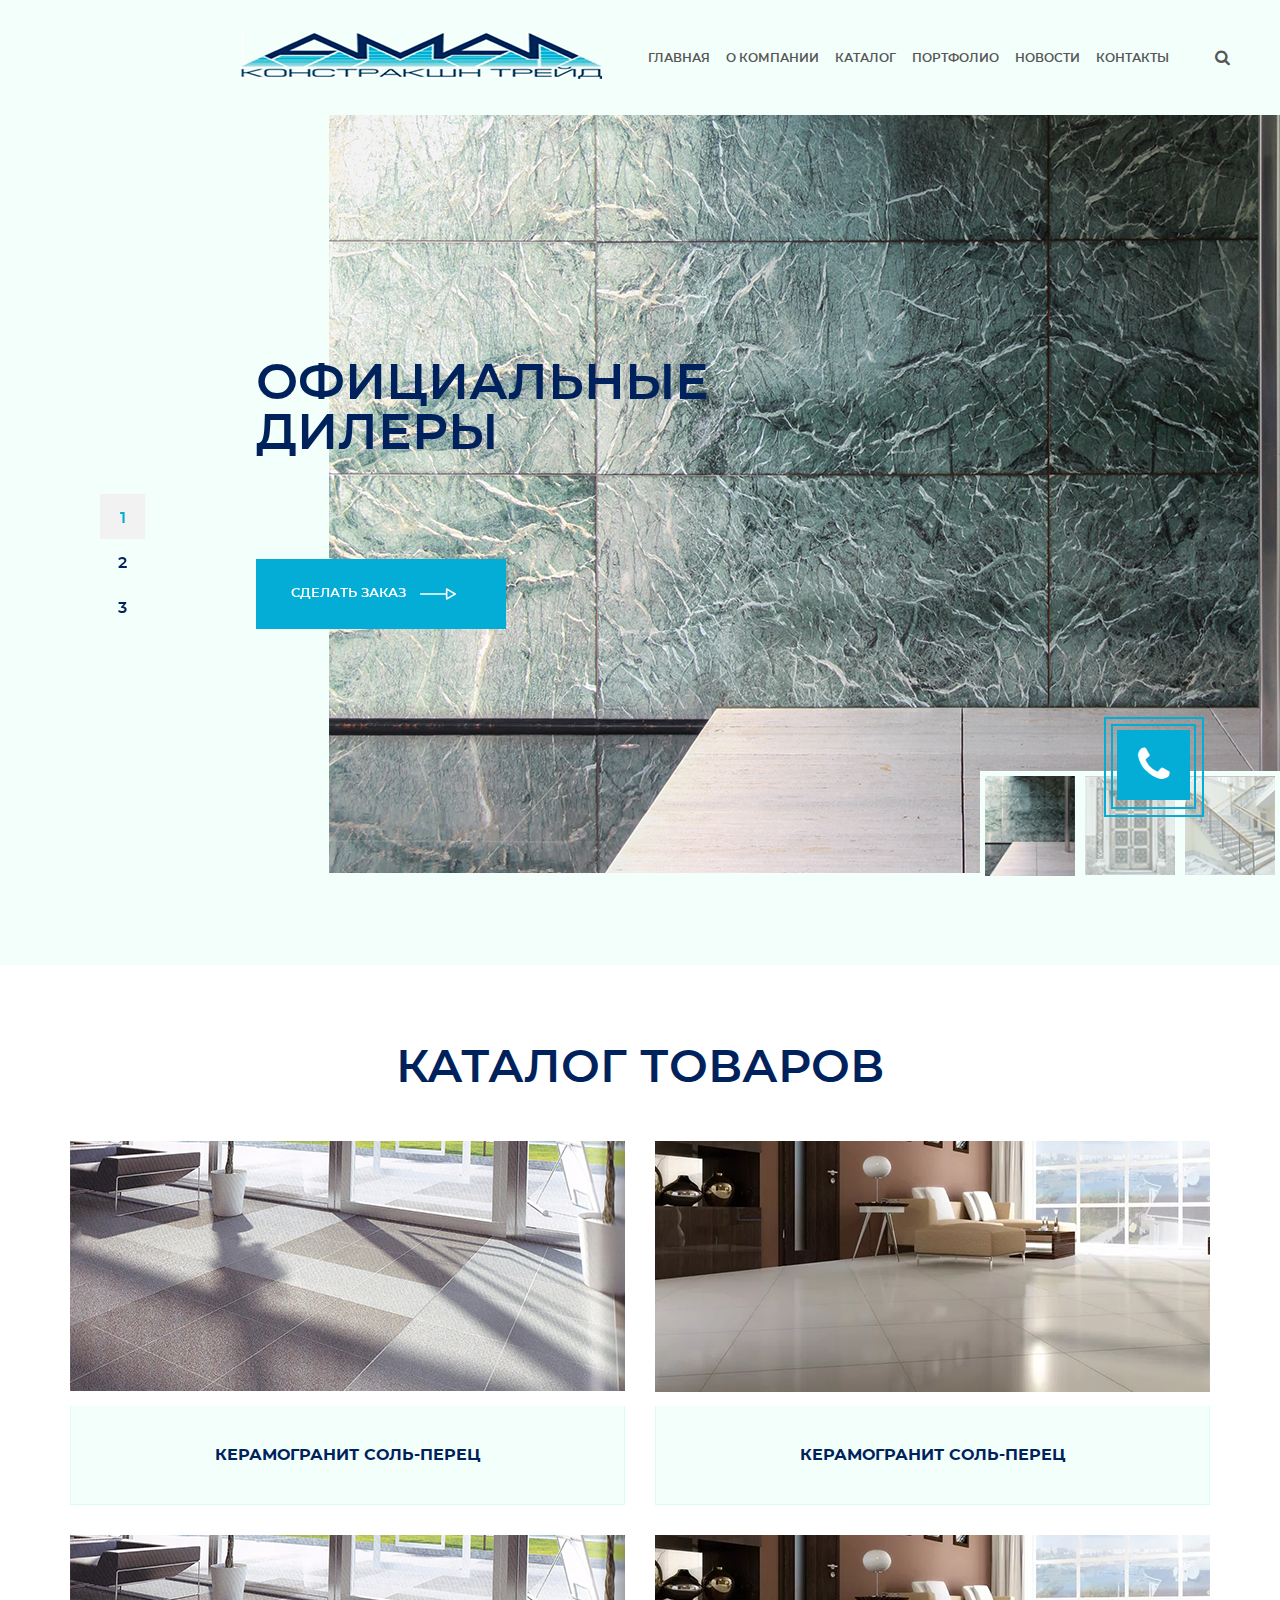
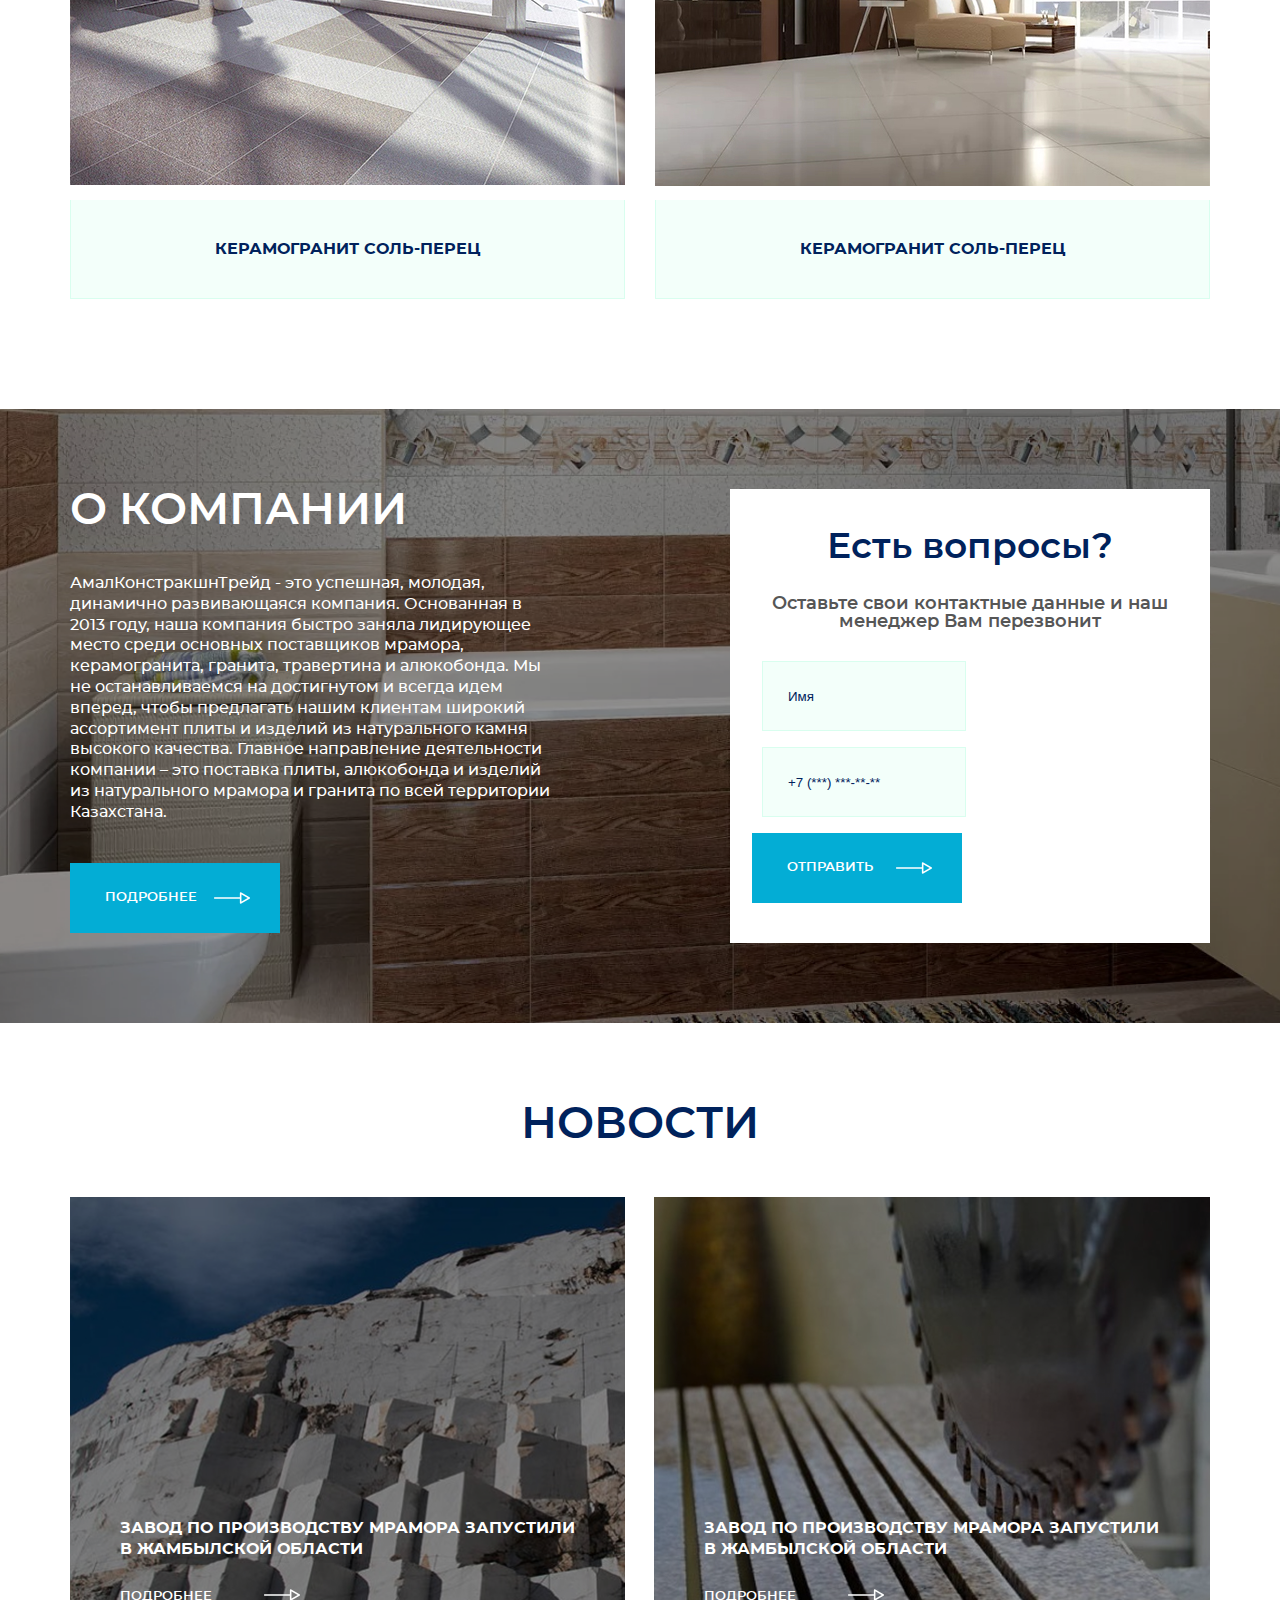
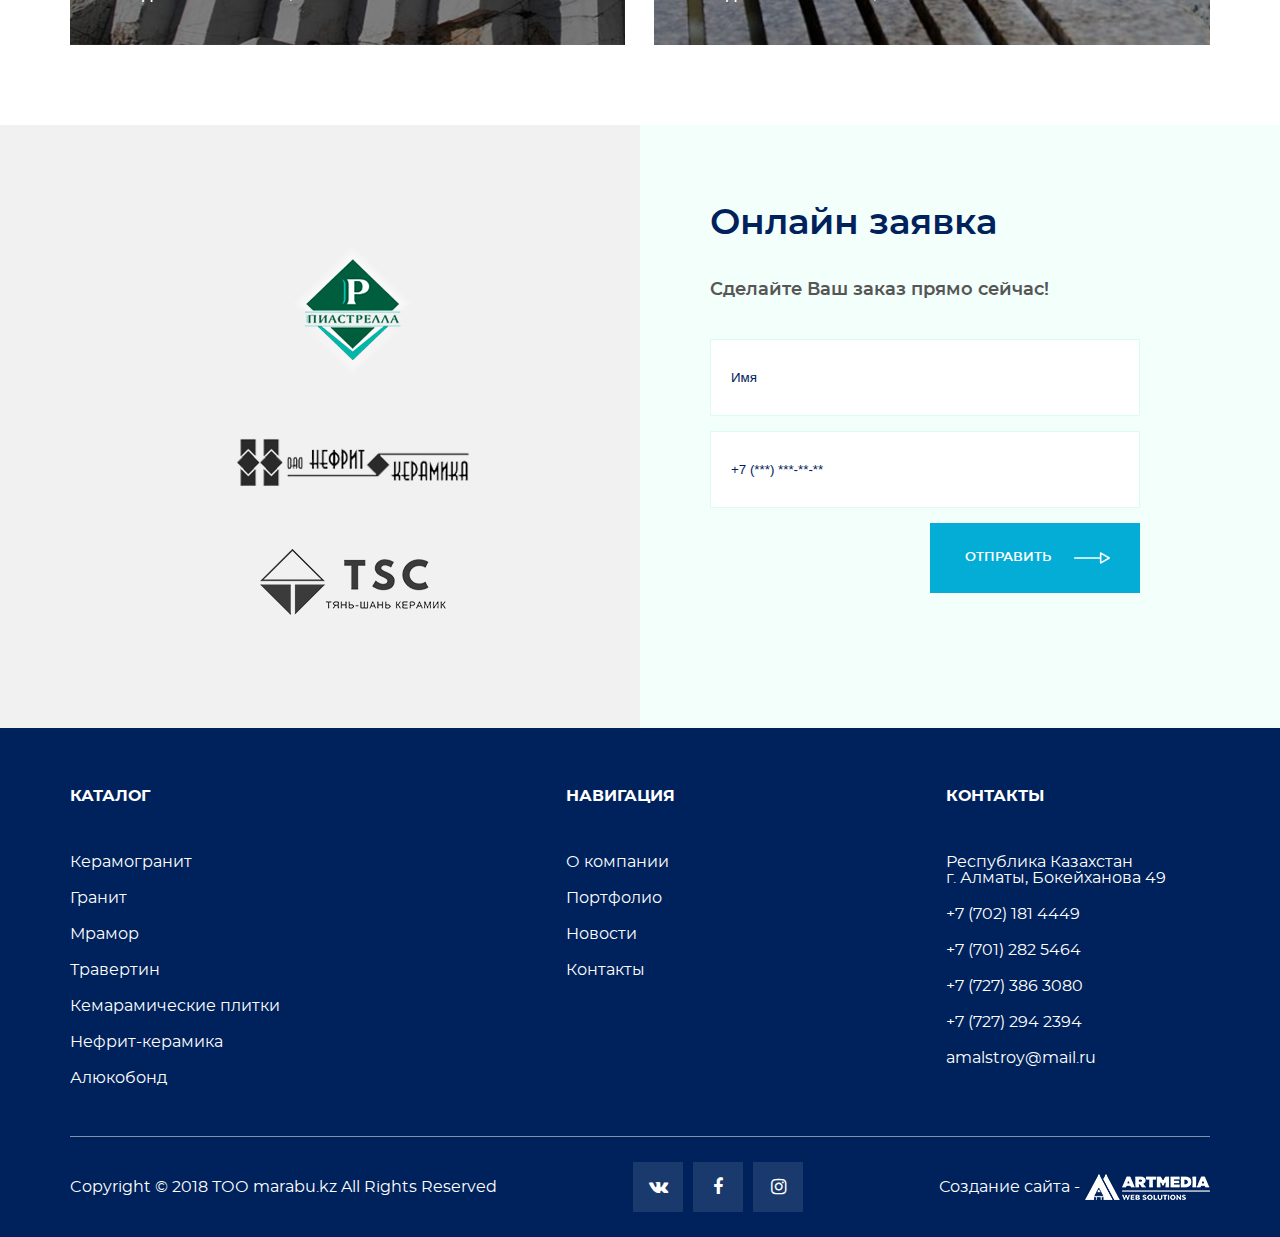
<file: index.html>
<!DOCTYPE html>
<html lang="en">
<head>
    <meta charset="UTF-8">
    <meta name="viewport" content="width=device-width, initial-scale=1.0">
    <meta http-equiv="X-UA-Compatible" content="ie=edge">
    <link rel="stylesheet" href="css/style.css">
    <link rel="stylesheet" href="css/font-awesome.min.css">
    <link rel="stylesheet" href="css/slick-theme.css">
    <link rel="stylesheet" href="css/slick.css">
    <title>Euroceramica</title>
</head>
<body>
    <!-- header -->
    <header>
      <div class="header-container">
          <a href="index.html">
               <img src="imgs/logo.png">
          </a>
          <div class="nav">
              <ul class="main-menu">
                  <li><a href="index.html" class="link">Главная</a></li>
                  <li><a href="about.html" class="link">О компании</a></li>
                  <li class="submenu active">
                      <a href="catalog.html" class="link">Каталог</a>
                      <ul class="dropdown-menu">
                          <li class="submenu--sub">
                            <a href="#">Керамогранит</a>
                            <ul>
                                <li><a href="#">Настенные</a></li>
                                <li><a href="#">Настенные</a></li>
                            </ul>
                          </li>
                          <li class="submenu--sub">
                            <a href="#">Настенные</a>
                            <ul>
                                <li><a href="#">Настенные</a></li>
                                <li><a href="#">Настенные</a></li>
                            </ul>
                          </li>
                      </ul>
                    </li>
                  <li><a href="#" class="link">Портфолио</a></li>
                  <li><a href="#" class="link">Новости</a></li>
                  <li><a href="contacts.html" class="link">Контакты</a></li>
              </ul>
          </div>
          <div class="header-right">
              <button class="menu-btn"><i class="fa fa-bars"></i></button>
              <div class="search"><input type="search" placeholder="Поиск по сайту"></div>
            <a href="#" class="search-btn"><i class="fa fa-search" aria-hidden="true"></i></a>
          </div>
      </div>
    </header>

    <!-- modal -->
               <div>
                <a href="#" class="open--modal" data-modal="#modal--call">
                  <i class="fa fa-phone" aria-hidden="true">
                  <div class="rect-1"></div>
                  <div class="rect-2"></div>
               </i>
            </a>
       </div>
  
  <div class="modal" id="modal--call">
    <div class="modal__layer"></div>
    <div class="modal__block">
      <a href="#" class="close"></a>
      <h4>Заказать звонок</h4>
      <form>
        <input type="text" placeholder="Имя" required>
        <input type="text" name="tel" placeholder="+7 (999) 999-99-99">
        <div class="g-recaptcha"><div><div><iframe src="https://www.google.com/recaptcha/api2/anchor?ar=1&amp;k=6Ld5v2cUAAAAAIoVOKF_CY09lxrrSlux-r2SF5wy&amp;co=aHR0cDovL2Jvc3poYW4uOXoua3o6ODA.&amp;hl=ru&amp;v=v1548052318968&amp;size=normal&amp;cb=qtv0y6pa7wdx" width="304" height="78" role="presentation" name="a-f7gedsxukkbk" frameborder="0" scrolling="no" sandbox="allow-forms allow-popups allow-same-origin allow-scripts allow-top-navigation allow-modals allow-popups-to-escape-sandbox"></iframe></div><textarea id="g-recaptcha-response" name="g-recaptcha-response" class="g-recaptcha-response" style="width: 250px; height: 40px; border: 1px solid rgb(193, 193, 193); margin: 10px 25px; padding: 0px; resize: none; display: none;"></textarea></div></div>
        <input type="submit" value="Отправить" class="btn">
      </form>
    </div>      
  </div>
  <div class="modal" id="modal--finish">
     <div class="modal__layer"></div>
     <div class="modal__block">
       <a href="#" class="close"></a>
       <h4>Ваше письмо успешно отправлено!</h4>
     </div>      
   </div>

  <!-- section -->
    <section>

      <!-- main slider -->
      <div class="slider-main">
          <div class="slider-for">
            <div>
                <div class="container"><img src="imgs/slider-1.jpg"></div>
               <div class="slider--text">
                    <h3>Официальные <br>дилеры</h3>
                    <button class="btn">Сделать заказ<i class="fa fa-long-arrow-right" aria-hidden="true"></i></button>
                </div>
              </div>
            <div>
                 <img src="imgs/slider-1.jpg">
                   <div class="slider--text">
                     <h3>Официальные<br> дилеры</h3>
                     <button class="btn">Сделать заказ<i class="fa fa-long-arrow-right" aria-hidden="true"></i></button>
                  </div>
                </div>
            <div>
                <img src="imgs/slider-1.jpg">
                <div class="slider--text">
                    <h3>Официальные<br> дилеры</h3>
                    <button class="btn">Сделать заказ<i class="fa fa-long-arrow-right" aria-hidden="true"></i></button>
                  </div>
                </div>
          </div>
           <div class="slider-nav no--scroll">
              <div class="item"><img src="imgs/slider-1-1.jpg"></div>
              <div class="item"><img src="imgs/slider-2-2.jpg"></div>
              <div class="item"><img src="imgs/slider-3-3.jpg"></div>
          </div>
      </div>

       <!-- catalog -->
      <div class="catalog">
         <div class="container">
            <h1>Каталог товаров</h1>
            <div class="catalog-items">
                    <div class="row">
                        <a href="catalog.html" class="catalog_block">
                            <div class="catalog_block-img">
                                 <img src="imgs/catalog-1.jpg">
                            </div>
                           <div class="catalog_block-text">
                                <h4>керамогранит соль-перец</h4>
                           </div>
                         </a>
                         <a href="#" class="catalog_block">
                                <div class="catalog_block-img">
                                <img src="imgs/catalog-2.jpg">
                        </div>
                           <div class="catalog_block-text">
                              <h4>керамогранит соль-перец</h4>
                        </div>
                     </a> 
                 </div>
                    
                  <div class="row">
                      <a href="#" class="catalog_block">
                         <div class="catalog_block-img">
                           <img src="imgs/catalog-1.jpg">
                       </div>
                        <div class="catalog_block-text">
                         <h4>керамогранит соль-перец</h4>
                      </div>
                   </a>
                    <a href="#" class="catalog_block">
                       <div class="catalog_block-img">
                         <img src="imgs/catalog-2.jpg">
                    </div>
                       <div class="catalog_block-text">
                       <h4>керамогранит соль-перец</h4>
                    </div>
                 </a> 
             </div>
           </div>
         </div>
      </div>

     <!-- about -->
      <div class="about">
        <img src="imgs/about.jpg">
            <div class="container">
              <div class="about-left">
                <h2>О компании</h2>
                <p>АмалКонстракшнТрейд - это успешная, молодая, динамично развивающаяся компания. Основанная в 2013 году, наша компания быстро заняла лидирующее место среди основных поставщиков мрамора, керамогранита, гранита, травертина
                  и алюкобонда. Мы не останавливаемся на достигнутом и всегда идем вперед, чтобы предлагать нашим клиентам широкий ассортимент плиты и изделий из натурального камня высокого качества. Главное направление деятельности компании – это поставка плиты, алюкобонда и изделий из натурального мрамора и гранита по всей территории Казахстана.</p>
                <button class="btn">Подробнее <i class="fa fa-long-arrow-right" aria-hidden="true"></i></button>
            </div>
            <div class="about-right">
              <h3>Есть вопросы?</h3>
              <p>Оставьте свои контактные данные и наш
                менеджер Вам перезвонит</p>
                <form>
                  <input type="text" placeholder="Имя">
                  <input type="text" placeholder="+7 (***) ***-**-**">
                  <div class="g-recaptcha"><div style="width: 304px; height: 78px;"><div><iframe src="https://www.google.com/recaptcha/api2/anchor?ar=2&amp;k=6LfhrpEUAAAAAAW9AX7eciJla_-ApJ4e5Ixm4v4Z&amp;co=aHR0cDovL29ydGlzLjl6Lmt6Ojgw&amp;hl=ru&amp;v=v1550471573786&amp;size=normal&amp;cb=z0eib4nrbqzo" width="304" height="78" role="presentation" name="a-q8lkayxba4u4" frameborder="0" scrolling="no" sandbox="allow-forms allow-popups allow-same-origin allow-scripts allow-top-navigation allow-modals allow-popups-to-escape-sandbox"></iframe></div><textarea id="g-recaptcha-response-1" name="g-recaptcha-response" class="g-recaptcha-response" style="width: 250px; height: 40px; border: 1px solid rgb(193, 193, 193); margin: 10px 25px; padding: 0px; resize: none; display: none;"></textarea></div></div>
                  <button class="btn" type="submit">Отправить<i class="fa fa-long-arrow-right" aria-hidden="true"></i></button>
                </form>
            </div>
            </div>
      </div>

      <!-- news -->
      <div class="news">
           <div class="container">
             <h2>Новости</h2>
              <div class="news-items">
                      <a href="#" class="news_block">                        
                              <img src="imgs/news-1.jpg">  
                               <div class="news-text">
                                 <p>Завод по производству мрамора запустили
                                    в Жамбылской области</p>
                                    <button class="btn" type="submit">Подробнее<i class="fa fa-long-arrow-right" aria-hidden="true"></i></button>  
                               </div>
                    </a>
                      <a href="#" class="news_block">                       
                             <img src="imgs/news-2.jpg">    
                             <div class="news-text">
                                <p>Завод по производству мрамора запустили
                                   в Жамбылской области</p>
                                   <button class="btn" type="submit">Подробнее<i class="fa fa-long-arrow-right" aria-hidden="true"></i></button>  
                              </div>             
                   </a>
            </div>
         </div>
      </div>


      <!-- online request -->
      <div class="request">
         <div class="container">
             <div class="request-left">
                 <a href="#">
                   <img src="imgs/logo-1.png">
                 </a>
                 <a href="#">
                    <img src="imgs/logo-2.png">
                  </a>
                  <a href="#">
                    <img src="imgs/logo-3.png">
                  </a>
             </div>
             <div class="request-right">
                <h3>Онлайн заявка</h3>
                <p>Сделайте Ваш заказ прямо сейчас!</p>
                <form>
                   <input type="text" placeholder="Имя">
                   <input type="text" placeholder="+7 (***) ***-**-**">
                   <div class="g-recaptcha"><div style="width: 304px; height: 78px;"><div><iframe src="https://www.google.com/recaptcha/api2/anchor?ar=2&amp;k=6LfhrpEUAAAAAAW9AX7eciJla_-ApJ4e5Ixm4v4Z&amp;co=aHR0cDovL29ydGlzLjl6Lmt6Ojgw&amp;hl=ru&amp;v=v1550471573786&amp;size=normal&amp;cb=z0eib4nrbqzo" width="304" height="78" role="presentation" name="a-q8lkayxba4u4" frameborder="0" scrolling="no" sandbox="allow-forms allow-popups allow-same-origin allow-scripts allow-top-navigation allow-modals allow-popups-to-escape-sandbox"></iframe></div><textarea id="g-recaptcha-response-1" name="g-recaptcha-response" class="g-recaptcha-response" style="width: 250px; height: 40px; border: 1px solid rgb(193, 193, 193); margin: 10px 25px; padding: 0px; resize: none; display: none;"></textarea></div></div>
                  <button class="btn" type="submit">Отправить<i class="fa fa-long-arrow-right" aria-hidden="true"></i></button>
              </form>
             </div>
         </div>
      </div>
    </section>

    <footer>
      <div class="container">
         <div class="footer-top">
            <div class="footer-top-col catalog-nav">
                <h3>Каталог</h3>
                <ul>
                  <li><a href="#">Керамогранит</a></li>
                  <li><a href="#">Гранит</a></li>
                  <li><a href="#">Мрамор</a></li>
                  <li><a href="#">Травертин</a></li>
                  <li><a href="#">Кемарамические плитки</a></li>
                  <li><a href="#">Нефрит-керамика</a></li>
                  <li><a href="#">Алюкобонд</a></li>
                </ul>
            </div>
            <div class="footer-top-col footer-nav">
                <h3>Навигация</h3>
                <ul>
                  <li><a href="#">О компании</a></li>
                  <li><a href="#">Портфолио</a></li>
                  <li><a href="#">Новости</a></li>
                  <li><a href="#">Контакты</a></li>
                </ul>
            </div>
            <div class="footer-top-col footer-nav">
                <h3>Контакты</h3>
                <ul>
                  <li>Республика Казахстан<br>
                      г. Алматы, Бокейханова 49</li>
                  <li><a href="#">+7 (702) 181 4449</a></li>
                  <li><a href="#">+7 (701) 282 5464</a></li>
                  <li><a href="#">+7 (727) 386 3080</a></li>
                  <li><a href="#">+7 (727) 294 2394</a></li>
                  <li><a href="#">amalstroy@mail.ru</a></li>
                </ul>
            </div>
         </div>
         <div class="footer-bottom">
            <p>Copyright © 2018 ТОО marabu.kz All Rights Reserved  </p>
            <ul class="social">
                <li><a href="#" target="_blank"><i class="fa fa-vk" aria-hidden="true"></i></a></li>
                <li><a href="#" target="_blank"><i class="fa fa-facebook-f"></i></a></li>
                <li><a href="#" target="_blank"><i class="fa fa-instagram"></i></a></li>
           </ul>
            <a href="https://artmedia.kz" target="_blank" class="artmedia">Создание сайта - <img src="imgs/artmedia_logo_2.png"></a>
         </div>
        </div>
    </footer>

 
  <script type="text/javascript" src="js/jquery.js"></script>
  <script type="text/javascript" src="js/slick.min.js"></script>
  <script type="text/javascript" src="js/jquery.inputmask.bundle.js"></script>
  <script type="text/javascript" src="js/main.js"></script>
  
</body>
</html>
</file>
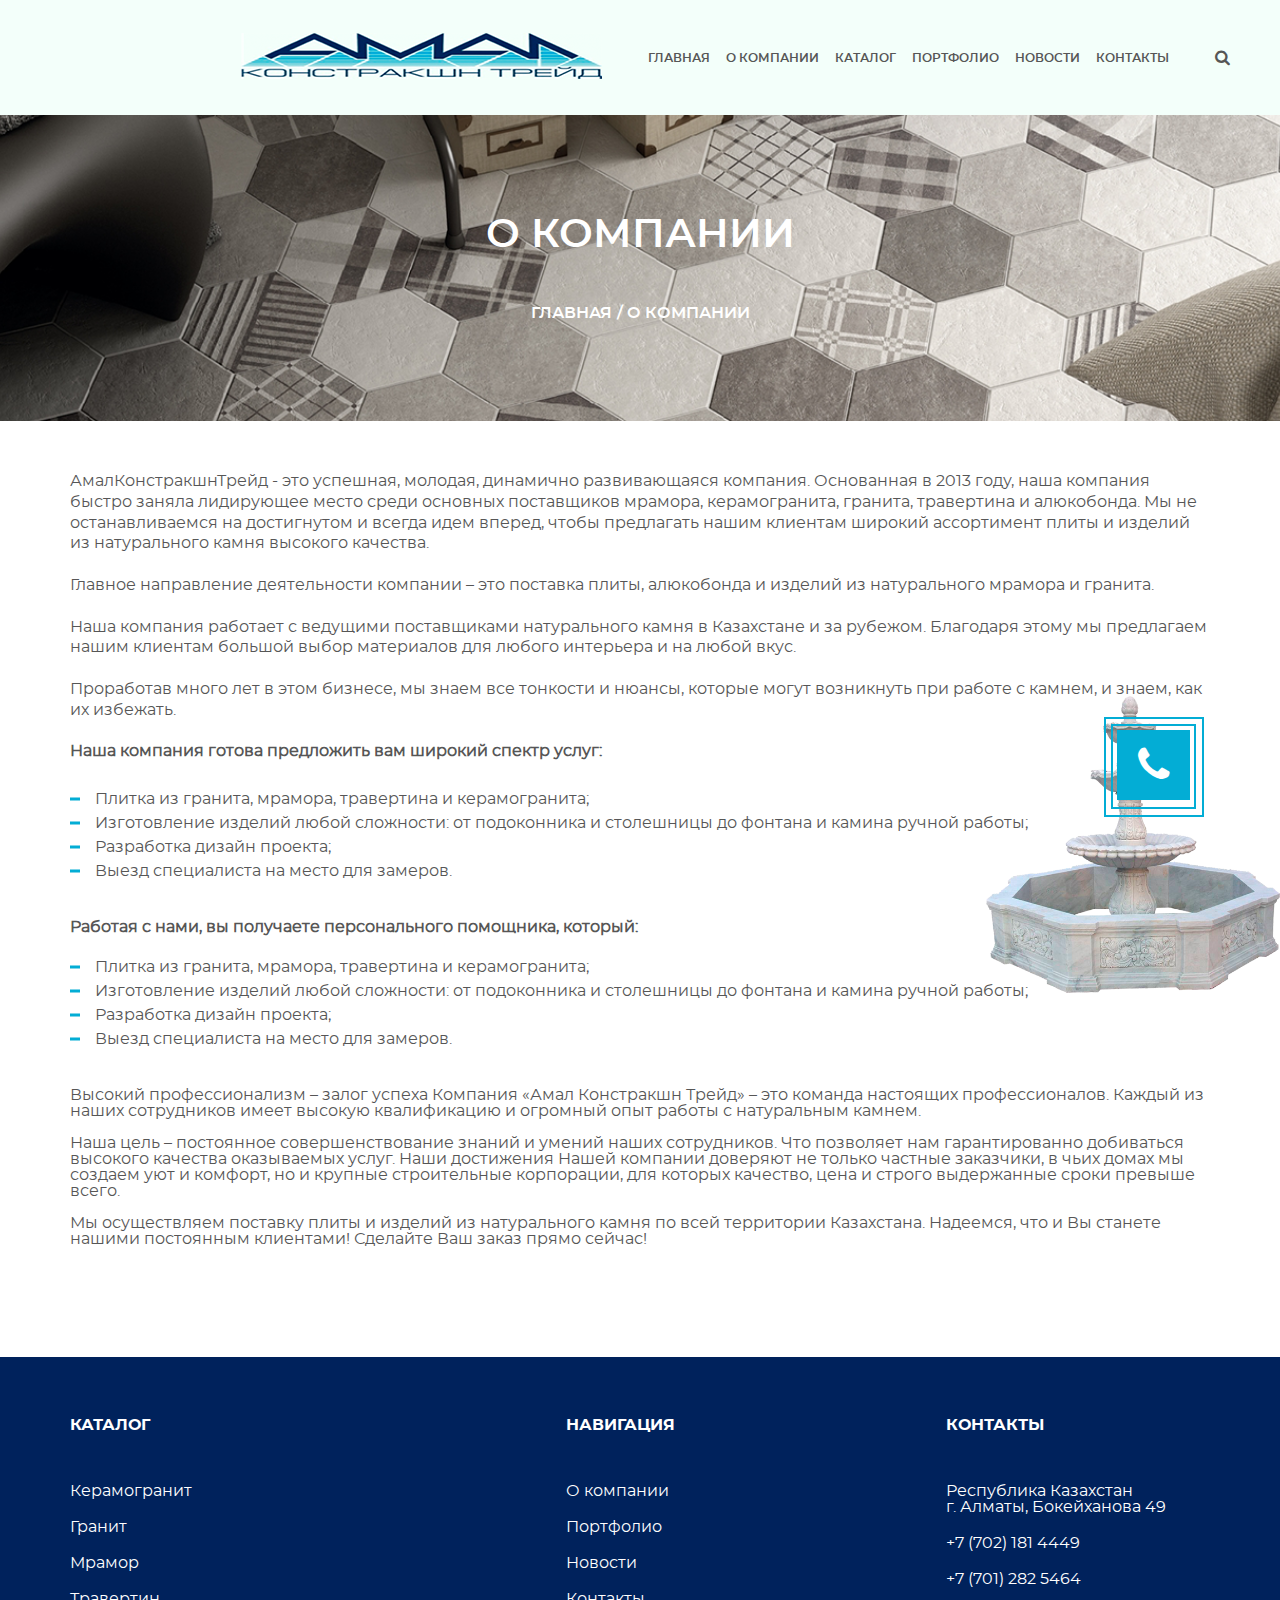
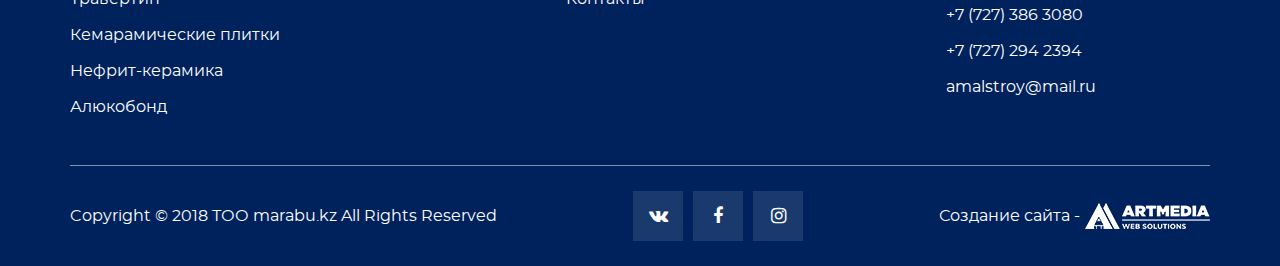
<file: about.html>
<!DOCTYPE html>
<html lang="en">
<head>
    <meta charset="UTF-8">
    <meta name="viewport" content="width=device-width, initial-scale=1.0">
    <meta http-equiv="X-UA-Compatible" content="ie=edge">
    <link rel="stylesheet" href="css/style.css">
    <link rel="stylesheet" href="css/font-awesome.min.css">
    <link rel="stylesheet" href="css/slick-theme.css">
    <link rel="stylesheet" href="css/slick.css">
    <title>Euroceramica</title>
</head>
<body>
    <!-- header -->
    <header>
        <div class="header-container">
            <a href="index.html">
                 <img src="imgs/logo.png">
            </a>
            <div class="nav">
                <ul class="main-menu">
                    <li><a href="index.html" class="link">Главная</a></li>
                    <li><a href="about.html" class="link">О компании</a></li>
                    <li class="submenu">
                        <a href="catalog.html" class="link">Каталог</a>
                        <ul class="dropdown-menu">
                            <li class="submenu--sub">
                              <a href="#">Керамогранит</a>
                              <ul>
                                  <li><a href="#">Настенные</a></li>
                                  <li><a href="#">Настенные</a></li>
                              </ul>
                            </li>
                            <li class="submenu--sub">
                              <a href="#">Настенные</a>
                              <ul>
                                  <li><a href="#">Настенные</a></li>
                                  <li><a href="#">Настенные</a></li>
                              </ul>
                            </li>
                        </ul>
                      </li>
                    <li class="submenu"><a href="#" class="link">Портфолио</a></li>
                    <li><a href="#" class="link">Новости</a></li>
                    <li><a href="contacts.html" class="link">Контакты</a></li>
                </ul>
            </div>
            <div class="header-right">
                <button class="menu-btn"><i class="fa fa-bars"></i></button>
                <div class="search"><input type="search" placeholder="Поиск по сайту"></div>
              <a href="#" class="search-btn"><i class="fa fa-search" aria-hidden="true"></i></a>
            </div>
        </div>
      </header>
      
          <!-- modal -->
          <div>
              <a href="#" class="open--modal" data-modal="#modal--call">
                <i class="fa fa-phone" aria-hidden="true">
                <div class="rect-1"></div>
                <div class="rect-2"></div>
             </i>
          </a>
     </div>

<div class="modal" id="modal--call">
  <div class="modal__layer"></div>
  <div class="modal__block">
    <a href="#" class="close"></a>
    <h4>Заказать звонок</h4>
    <form>
      <input type="text" placeholder="Имя" required>
      <input type="text" name="tel" placeholder="+7 (999) 999-99-99">
      <div class="g-recaptcha"><div><div><iframe src="https://www.google.com/recaptcha/api2/anchor?ar=1&amp;k=6Ld5v2cUAAAAAIoVOKF_CY09lxrrSlux-r2SF5wy&amp;co=aHR0cDovL2Jvc3poYW4uOXoua3o6ODA.&amp;hl=ru&amp;v=v1548052318968&amp;size=normal&amp;cb=qtv0y6pa7wdx" width="304" height="78" role="presentation" name="a-f7gedsxukkbk" frameborder="0" scrolling="no" sandbox="allow-forms allow-popups allow-same-origin allow-scripts allow-top-navigation allow-modals allow-popups-to-escape-sandbox"></iframe></div><textarea id="g-recaptcha-response" name="g-recaptcha-response" class="g-recaptcha-response" style="width: 250px; height: 40px; border: 1px solid rgb(193, 193, 193); margin: 10px 25px; padding: 0px; resize: none; display: none;"></textarea></div></div>
      <input type="submit" value="Отправить" class="btn">
    </form>
  </div>      
</div>
<div class="modal" id="modal--finish">
   <div class="modal__layer"></div>
   <div class="modal__block">
     <a href="#" class="close"></a>
     <h4>Ваше письмо успешно отправлено!</h4>
   </div>      
 </div>


    <section>
      <div class="bread">
          <img src="imgs/bread.jpg">
          <div class="container">
              <div class="title">
                  <h1>О компании</h1>
                  <ul>
                      <li><a href="#">Главная</a></li>
                      <li>О компании</li>
                  </ul>
              </div>
          </div>
      </div>

      <div class="about-content">
          <div class="container">
              <p>АмалКонстракшнТрейд - это успешная, молодая, динамично развивающаяся компания. Основанная в 2013 году, наша компания быстро заняла лидирующее место среди основных поставщиков мрамора, керамогранита, гранита, травертина и алюкобонда. Мы не останавливаемся на достигнутом и всегда идем вперед, чтобы предлагать нашим клиентам широкий ассортимент плиты и изделий из натурального камня высокого качества.
                    <br><br>
                    Главное направление деятельности компании – это поставка плиты, алюкобонда и изделий из натурального мрамора и гранита. 
                    <br><br>
                    Наша компания работает с ведущими поставщиками натурального камня в Казахстане и за рубежом. Благодаря этому мы предлагаем нашим клиентам большой выбор материалов для любого интерьера и на любой вкус.
                    <br><br>
                    Проработав много лет в этом бизнесе, мы знаем все тонкости и нюансы, которые могут возникнуть при работе с камнем, и знаем, как их избежать.
                    <br><br>
                   <strong>Наша компания готова предложить вам широкий спектр услуг:</strong>
                   <br><br>
                        <ul class="check-list">
                          <li>Плитка из гранита, мрамора, травертина и керамогранита;</li>
                          <li>Изготовление изделий любой сложности: от подоконника и столешницы до фонтана и камина ручной работы;</li>
                          <li>Разработка дизайн проекта;</li>
                          <li>Выезд специалиста на место для замеров.</li>
                        </ul>
                  <br><br>
                 <strong>Работая с нами, вы получаете персонального помощника, который:</strong>
                 <br><br>
                        <ul class="check-list">
                          <li>Плитка из гранита, мрамора, травертина и керамогранита;</li>
                          <li>Изготовление изделий любой сложности: от подоконника и столешницы до фонтана и камина ручной работы;</li>
                          <li>Разработка дизайн проекта;</li>
                          <li>Выезд специалиста на место для замеров.</li>
                      </ul>
                      <br><br>
                      Высокий профессионализм – залог успеха Компания «Амал Констракшн Трейд» – это команда настоящих профессионалов. Каждый из наших сотрудников имеет высокую квалификацию и огромный опыт работы с натуральным камнем.
                      <br><br>
                      Наша цель – постоянное совершенствование знаний и умений наших сотрудников. Что позволяет нам гарантированно добиваться высокого качества оказываемых услуг. Наши достижения Нашей компании доверяют не только частные заказчики, в чьих домах мы создаем уют и комфорт, но и крупные строительные корпорации, для которых качество, цена и строго выдержанные сроки превыше всего.
                      <br><br>
                      Мы осуществляем поставку плиты и изделий из натурального камня по всей территории Казахстана. Надеемся, что и Вы станете нашими постоянным клиентами! Сделайте Ваш заказ прямо сейчас!
              </p>
              <img src="imgs/about-2.png" class="about-img">
          </div>
      </div>
   </section>
    <footer>
            <div class="container">
               <div class="footer-top">
                  <div class="footer-top-col catalog-nav">
                      <h3>Каталог</h3>
                      <ul>
                        <li><a href="#">Керамогранит</a></li>
                        <li><a href="#">Гранит</a></li>
                        <li><a href="#">Мрамор</a></li>
                        <li><a href="#">Травертин</a></li>
                        <li><a href="#">Кемарамические плитки</a></li>
                        <li><a href="#">Нефрит-керамика</a></li>
                        <li><a href="#">Алюкобонд</a></li>
                      </ul>
                  </div>
                  <div class="footer-top-col footer-nav">
                      <h3>Навигация</h3>
                      <ul>
                        <li><a href="#">О компании</a></li>
                        <li><a href="#">Портфолио</a></li>
                        <li><a href="#">Новости</a></li>
                        <li><a href="#">Контакты</a></li>
                      </ul>
                  </div>
                  <div class="footer-top-col footer-nav">
                      <h3>Контакты</h3>
                      <ul>
                        <li>Республика Казахстан<br>
                            г. Алматы, Бокейханова 49</li>
                        <li><a href="#">+7 (702) 181 4449</a></li>
                        <li><a href="#">+7 (701) 282 5464</a></li>
                        <li><a href="#">+7 (727) 386 3080</a></li>
                        <li><a href="#">+7 (727) 294 2394</a></li>
                        <li><a href="#">amalstroy@mail.ru</a></li>
                      </ul>
                  </div>
               </div>
               <div class="footer-bottom">
                  <p>Copyright © 2018 ТОО marabu.kz All Rights Reserved  </p>
                  <ul class="social">
                      <li><a href="#" target="_blank"><i class="fa fa-vk" aria-hidden="true"></i></a></li>
                      <li><a href="#" target="_blank"><i class="fa fa-facebook-f"></i></a></li>
                      <li><a href="#" target="_blank"><i class="fa fa-instagram"></i></a></li>
                 </ul>
                  <a href="https://artmedia.kz" target="_blank" class="artmedia">Создание сайта - <img src="imgs/artmedia_logo_2.png"></a>
               </div>
              </div>
          </footer>

          <script type="text/javascript" src="js/jquery.js"></script>
          <script type="text/javascript" src="js/slick.min.js"></script>
          <script type="text/javascript" src="js/jquery.inputmask.bundle.js"></script>
          <script type="text/javascript" src="js/main.js"></script>

 </body>
</html>
</file>
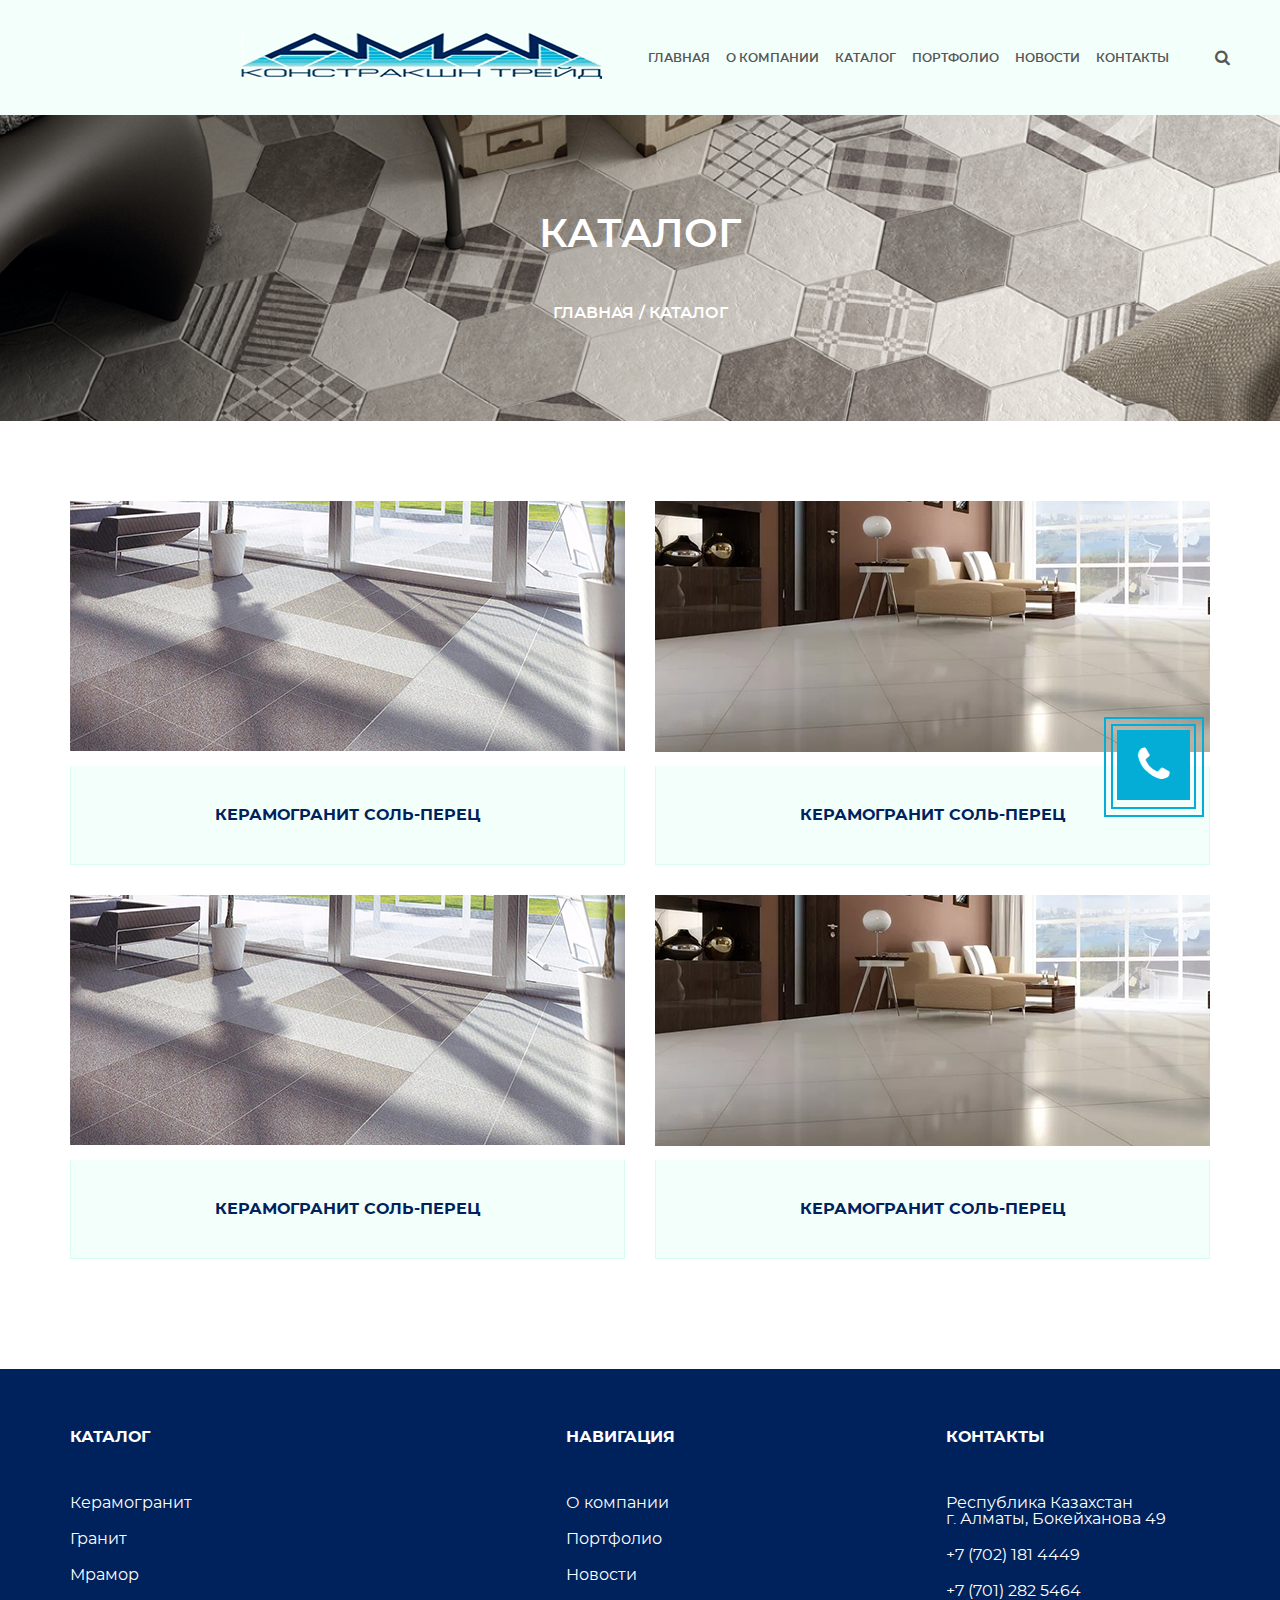
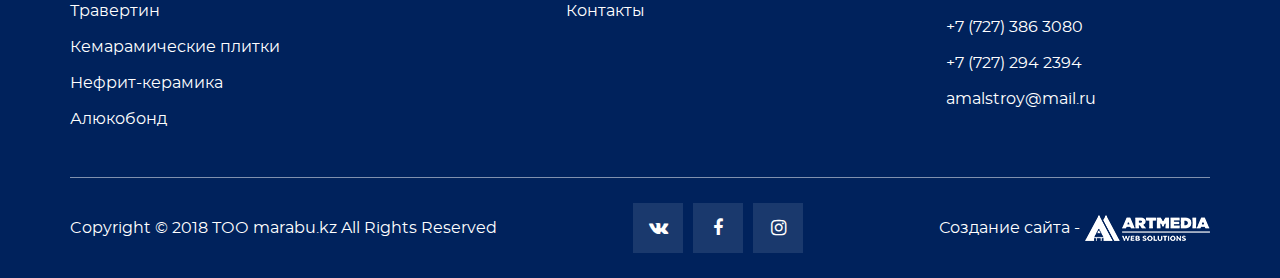
<file: catalog.html>
<!DOCTYPE html>
<html lang="en">
<head>
    <meta charset="UTF-8">
    <meta name="viewport" content="width=device-width, initial-scale=1.0">
    <meta http-equiv="X-UA-Compatible" content="ie=edge">
    <link rel="stylesheet" href="css/style.css">
    <link rel="stylesheet" href="css/font-awesome.min.css">
    <link rel="stylesheet" href="css/slick-theme.css">
    <link rel="stylesheet" href="css/slick.css">
    <title>Euroceramica</title>
</head>
<body>
    <!-- header -->
    <header>
        <div class="header-container">
            <a href="index.html">
                 <img src="imgs/logo.png">
            </a>
            <div class="nav">
                <ul class="main-menu">
                    <li><a href="index.html" class="link">Главная</a></li>
                    <li><a href="about.html" class="link">О компании</a></li>
                    <li class="submenu">
                        <a href="catalog.html" class="link">Каталог</a>
                        <ul class="dropdown-menu">
                            <li class="submenu--sub">
                              <a href="#">Керамогранит</a>
                              <ul>
                                  <li><a href="#">Настенные</a></li>
                                  <li><a href="#">Настенные</a></li>
                              </ul>
                            </li>
                            <li class="submenu--sub">
                              <a href="#">Настенные</a>
                              <ul>
                                  <li><a href="#">Настенные</a></li>
                                  <li><a href="#">Настенные</a></li>
                              </ul>
                            </li>
                        </ul>
                      </li>
                    <li class="submenu"><a href="#" class="link">Портфолио</a></li>
                    <li><a href="#" class="link">Новости</a></li>
                    <li><a href="contacts.html" class="link">Контакты</a></li>
                </ul>
            </div>
            <div class="header-right">
                <button class="menu-btn"><i class="fa fa-bars"></i></button>
                <div class="search"><input type="search" placeholder="Поиск по сайту"></div>
              <a href="#" class="search-btn"><i class="fa fa-search" aria-hidden="true"></i></a>
            </div>
        </div>
      </header>
      
          <!-- modal -->
          <div>
              <a href="#" class="open--modal" data-modal="#modal--call">
                <i class="fa fa-phone" aria-hidden="true">
                <div class="rect-1"></div>
                <div class="rect-2"></div>
             </i>
          </a>
     </div>

<div class="modal" id="modal--call">
  <div class="modal__layer"></div>
  <div class="modal__block">
    <a href="#" class="close"></a>
    <h4>Заказать звонок</h4>
    <form>
      <input type="text" placeholder="Имя" required>
      <input type="text" name="tel" placeholder="+7 (999) 999-99-99">
      <div class="g-recaptcha"><div><div><iframe src="https://www.google.com/recaptcha/api2/anchor?ar=1&amp;k=6Ld5v2cUAAAAAIoVOKF_CY09lxrrSlux-r2SF5wy&amp;co=aHR0cDovL2Jvc3poYW4uOXoua3o6ODA.&amp;hl=ru&amp;v=v1548052318968&amp;size=normal&amp;cb=qtv0y6pa7wdx" width="304" height="78" role="presentation" name="a-f7gedsxukkbk" frameborder="0" scrolling="no" sandbox="allow-forms allow-popups allow-same-origin allow-scripts allow-top-navigation allow-modals allow-popups-to-escape-sandbox"></iframe></div><textarea id="g-recaptcha-response" name="g-recaptcha-response" class="g-recaptcha-response" style="width: 250px; height: 40px; border: 1px solid rgb(193, 193, 193); margin: 10px 25px; padding: 0px; resize: none; display: none;"></textarea></div></div>
      <input type="submit" value="Отправить" class="btn">
    </form>
  </div>      
</div>
<div class="modal" id="modal--finish">
   <div class="modal__layer"></div>
   <div class="modal__block">
     <a href="#" class="close"></a>
     <h4>Ваше письмо успешно отправлено!</h4>
   </div>      
 </div>


    <section>
      <div class="bread">
          <img src="imgs/bread.jpg">
          <div class="container">
              <div class="title">
                  <h1>Каталог</h1>
                  <ul>
                      <li><a href="#">Главная</a></li>
                      <li>Каталог</li>
                  </ul>
              </div>
          </div>
      </div>

        <!-- catalog -->
        <div class="catalog">
                <div class="container">
                   <div class="catalog-items">
                           <div class="row">
                               <a href="catalogItems.html" class="catalog_block">
                                   <div class="catalog_block-img">
                                        <img src="imgs/catalog-1.jpg">
                                   </div>
                                  <div class="catalog_block-text">
                                       <h4>керамогранит соль-перец</h4>
                                  </div>
                                </a>
                                <a href="#" class="catalog_block">
                                       <div class="catalog_block-img">
                                       <img src="imgs/catalog-2.jpg">
                               </div>
                                  <div class="catalog_block-text">
                                     <h4>керамогранит соль-перец</h4>
                               </div>
                            </a> 
                        </div>
                           
                         <div class="row">
                             <a href="#" class="catalog_block">
                                <div class="catalog_block-img">
                                  <img src="imgs/catalog-1.jpg">
                              </div>
                               <div class="catalog_block-text">
                                <h4>керамогранит соль-перец</h4>
                             </div>
                          </a>
                           <a href="#" class="catalog_block">
                              <div class="catalog_block-img">
                                <img src="imgs/catalog-2.jpg">
                           </div>
                              <div class="catalog_block-text">
                              <h4>керамогранит соль-перец</h4>
                           </div>
                        </a> 
                    </div>
                  </div>
                </div>
             </div>
         
   </section>
    <footer>
            <div class="container">
               <div class="footer-top">
                  <div class="footer-top-col catalog-nav">
                      <h3>Каталог</h3>
                      <ul>
                        <li><a href="#">Керамогранит</a></li>
                        <li><a href="#">Гранит</a></li>
                        <li><a href="#">Мрамор</a></li>
                        <li><a href="#">Травертин</a></li>
                        <li><a href="#">Кемарамические плитки</a></li>
                        <li><a href="#">Нефрит-керамика</a></li>
                        <li><a href="#">Алюкобонд</a></li>
                      </ul>
                  </div>
                  <div class="footer-top-col footer-nav">
                      <h3>Навигация</h3>
                      <ul>
                        <li><a href="#">О компании</a></li>
                        <li><a href="#">Портфолио</a></li>
                        <li><a href="#">Новости</a></li>
                        <li><a href="#">Контакты</a></li>
                      </ul>
                  </div>
                  <div class="footer-top-col footer-nav">
                      <h3>Контакты</h3>
                      <ul>
                        <li>Республика Казахстан<br>
                            г. Алматы, Бокейханова 49</li>
                        <li><a href="#">+7 (702) 181 4449</a></li>
                        <li><a href="#">+7 (701) 282 5464</a></li>
                        <li><a href="#">+7 (727) 386 3080</a></li>
                        <li><a href="#">+7 (727) 294 2394</a></li>
                        <li><a href="#">amalstroy@mail.ru</a></li>
                      </ul>
                  </div>
               </div>
               <div class="footer-bottom">
                  <p>Copyright © 2018 ТОО marabu.kz All Rights Reserved  </p>
                  <ul class="social">
                      <li><a href="#" target="_blank"><i class="fa fa-vk" aria-hidden="true"></i></a></li>
                      <li><a href="#" target="_blank"><i class="fa fa-facebook-f"></i></a></li>
                      <li><a href="#" target="_blank"><i class="fa fa-instagram"></i></a></li>
                 </ul>
                  <a href="https://artmedia.kz" target="_blank" class="artmedia">Создание сайта - <img src="imgs/artmedia_logo_2.png"></a>
               </div>
              </div>
          </footer>
          
          <script type="text/javascript" src="js/jquery.js"></script>
          <script type="text/javascript" src="js/slick.min.js"></script>
          <script type="text/javascript" src="js/jquery.inputmask.bundle.js"></script>
          <script type="text/javascript" src="js/main.js"></script>  
</body>
</html>
</file>
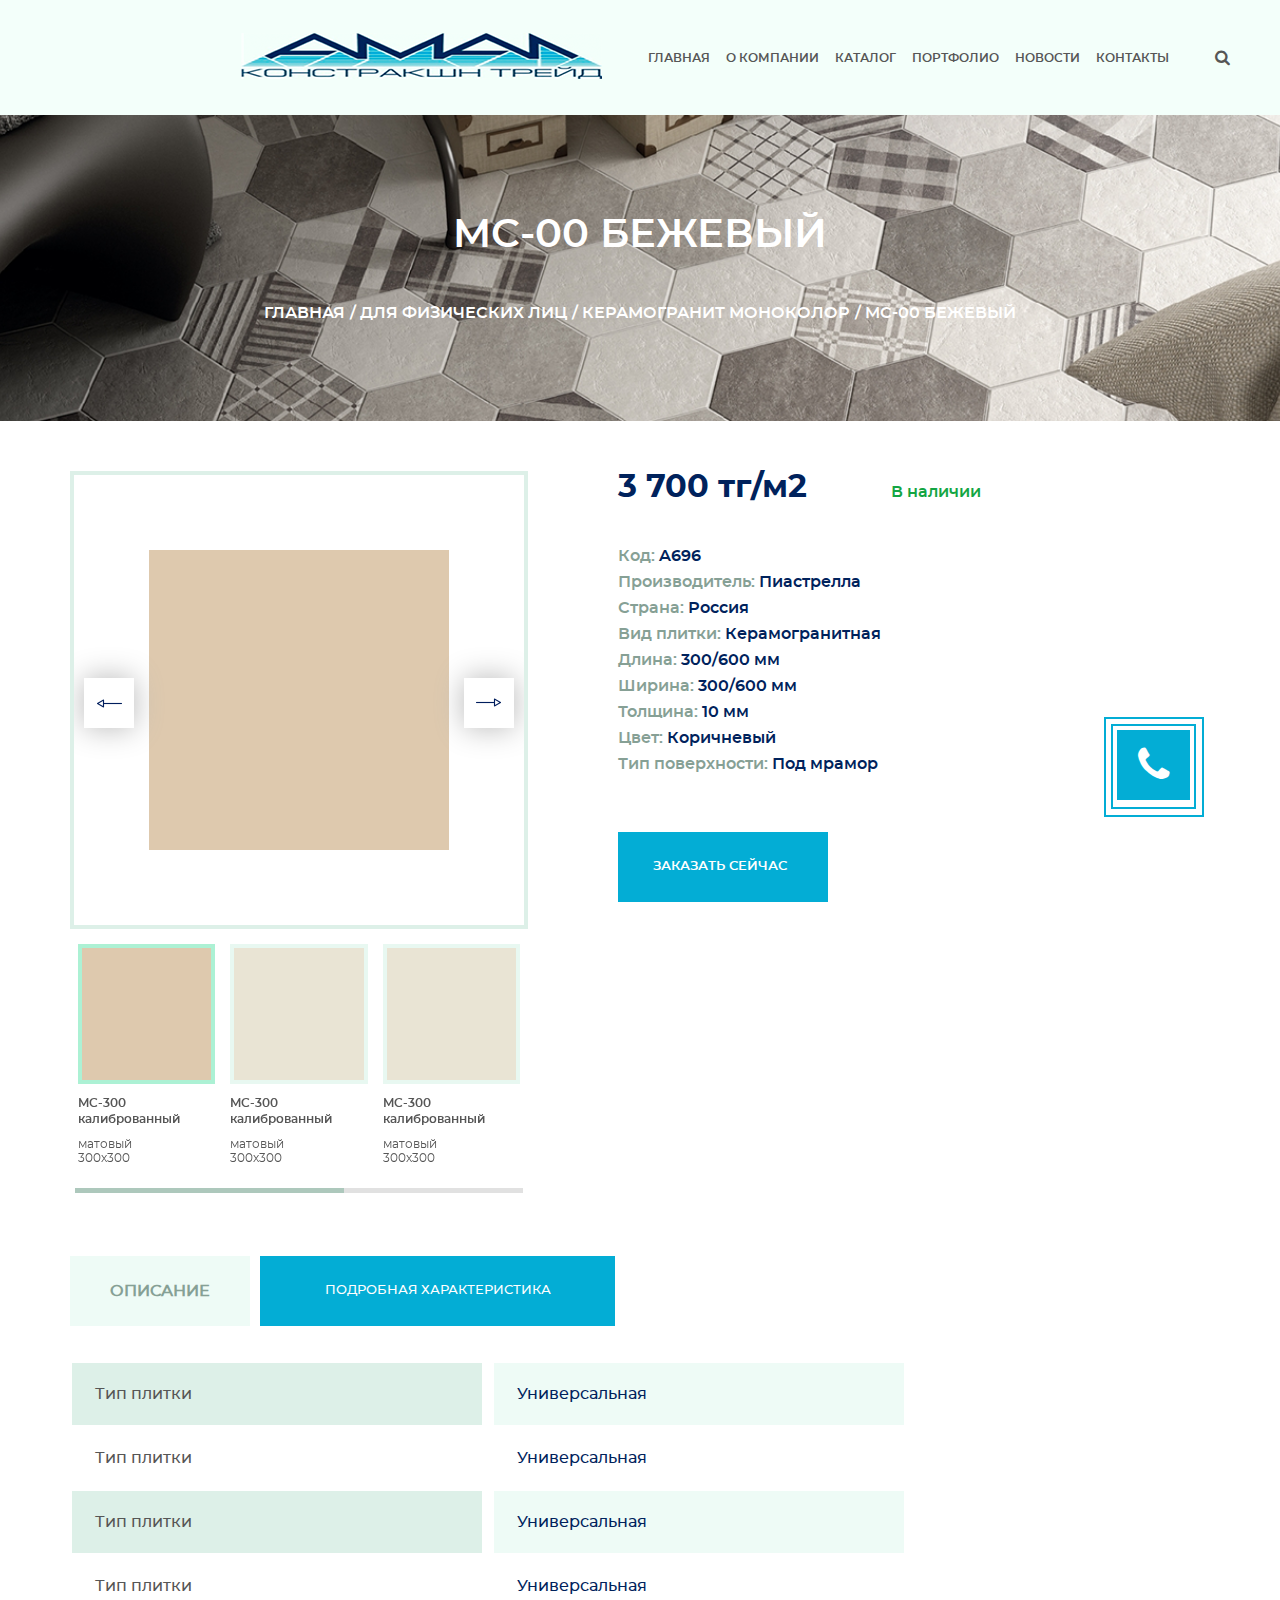
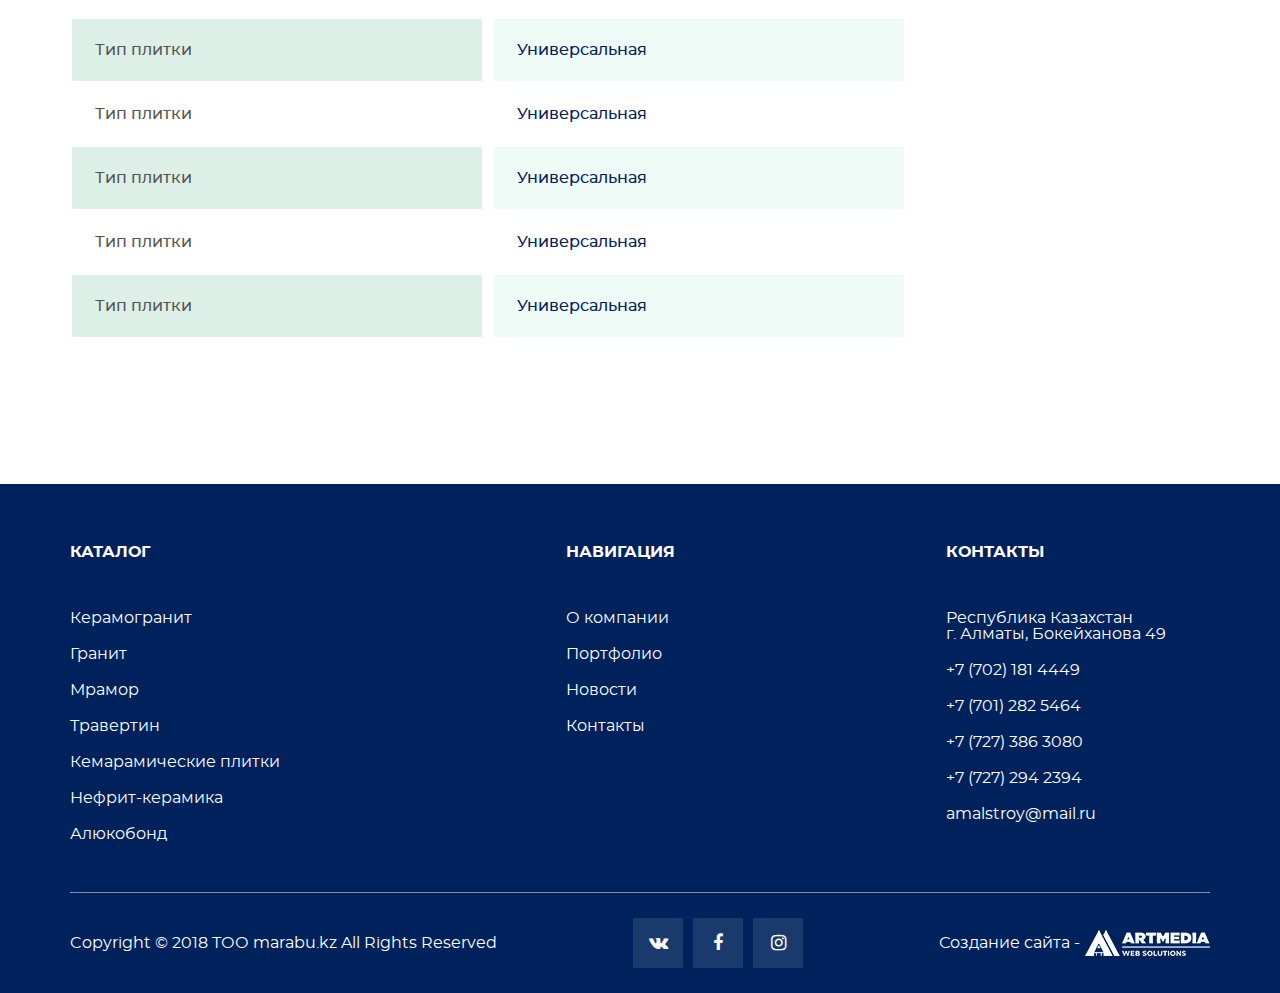
<file: catalogCard.html>
<!DOCTYPE html>
<html lang="en">
<head>
    <meta charset="UTF-8">
    <meta name="viewport" content="width=device-width, initial-scale=1.0">
    <meta http-equiv="X-UA-Compatible" content="ie=edge">
    <link rel="stylesheet" href="css/font-awesome.min.css">
    <link rel="stylesheet" href="css/slick-theme.css">
    <link rel="stylesheet" href="css/slick.css">
    <link rel="stylesheet" href="css/swiper.min.css">
    <link rel="stylesheet" href="css/jquery.fancybox.min.css">
    <link rel="stylesheet" href="css/style.css">
    <title>Euroceramica</title>
</head>
<body>
    <!-- header -->
    <header>
        <div class="header-container">
            <a href="index.html">
                 <img src="imgs/logo.png">
            </a>
            <div class="nav">
                <ul class="main-menu">
                    <li><a href="index.html" class="link">Главная</a></li>
                    <li><a href="about.html" class="link">О компании</a></li>
                    <li class="submenu">
                        <a href="catalog.html" class="link">Каталог</a>
                        <ul class="dropdown-menu">
                            <li class="submenu--sub">
                              <a href="#">Керамогранит</a>
                              <ul>
                                  <li><a href="#">Настенные</a></li>
                                  <li><a href="#">Настенные</a></li>
                              </ul>
                            </li>
                            <li class="submenu--sub">
                              <a href="#">Настенные</a>
                              <ul>
                                  <li><a href="#">Настенные</a></li>
                                  <li><a href="#">Настенные</a></li>
                              </ul>
                            </li>
                        </ul>
                      </li>
                    <li class="submenu"><a href="#" class="link">Портфолио</a></li>
                    <li><a href="#" class="link">Новости</a></li>
                    <li><a href="contacts.html" class="link">Контакты</a></li>
                </ul>
            </div>
            <div class="header-right">
                <button class="menu-btn"><i class="fa fa-bars"></i></button>
                <div class="search"><input type="search" placeholder="Поиск по сайту"></div>
              <a href="#" class="search-btn"><i class="fa fa-search" aria-hidden="true"></i></a>
            </div>
        </div>
      </header>
      
          <!-- modal -->
          <div>
              <a href="#" class="open--modal" data-modal="#modal--call">
                <i class="fa fa-phone" aria-hidden="true">
                <div class="rect-1"></div>
                <div class="rect-2"></div>
             </i>
          </a>
     </div>

        <div class="modal" id="modal--call">
          <div class="modal__layer"></div>
          <div class="modal__block">
            <a href="#" class="close"></a>
            <h4>Заказать звонок</h4>
            <form>
              <input type="text" placeholder="Имя" required>
              <input type="text" name="tel" placeholder="+7 (999) 999-99-99">
              <div class="g-recaptcha"><div><div><iframe src="https://www.google.com/recaptcha/api2/anchor?ar=1&amp;k=6Ld5v2cUAAAAAIoVOKF_CY09lxrrSlux-r2SF5wy&amp;co=aHR0cDovL2Jvc3poYW4uOXoua3o6ODA.&amp;hl=ru&amp;v=v1548052318968&amp;size=normal&amp;cb=qtv0y6pa7wdx" width="304" height="78" role="presentation" name="a-f7gedsxukkbk" frameborder="0" scrolling="no" sandbox="allow-forms allow-popups allow-same-origin allow-scripts allow-top-navigation allow-modals allow-popups-to-escape-sandbox"></iframe></div><textarea id="g-recaptcha-response" name="g-recaptcha-response" class="g-recaptcha-response" style="width: 250px; height: 40px; border: 1px solid rgb(193, 193, 193); margin: 10px 25px; padding: 0px; resize: none; display: none;"></textarea></div></div>
              <input type="submit" value="Отправить" class="btn">
            </form>
          </div>      
        </div>
          <div class="modal" id="modal--finish">
             <div class="modal__layer"></div>
             <div class="modal__block">
               <a href="#" class="close"></a>
               <h4>Ваше письмо успешно отправлено!</h4>
             </div>      
           </div>


    <section>
      <div class="bread">
          <img src="imgs/bread.jpg">
          <div class="container">
              <div class="title">
                  <h1>MC-00 бежевый</h1>
                  <ul>
                        <li><a href="#">Главная</a></li>
                        <li><a href="#">Для физических лиц</a></li>
                        <li><a href="#">Керамогранит моноколор</a></li>
                        <li>MC-00 бежевый</li>
                  </ul>
              </div>
          </div>
      </div>

      <div class="catalog-card">
          <div class="container">
              <div class="catalog-card-top">
                  <div class="catalog-card-left">
                   <div class="swiper-container gallery-top">
                      <div class="swiper-wrapper">
                        <div class="swiper-slide"><div class="box" style="background: #dec9ae;"></div></div>
                        <div class="swiper-slide"><div class="box" style="background: #e9e4d4;"></div></div>
                        <div class="swiper-slide"><div class="box" style="background: #e9e4d4;"></div></div>
                        <div class="swiper-slide"><div class="box" style="background: #e9e4d4;"></div></div>
                        <div class="swiper-slide"><div class="box" style="background: #e9e4d4;"></div></div>
                      </div>
                      <!-- Add Arrows -->
                      <div class="swiper-button-next swiper-button-white"></div>
                      <div class="swiper-button-prev swiper-button-white"></div>
                    </div>
                    <div class="swiper-container gallery-thumbs">
                      <div class="swiper-wrapper">
                          <div class="swiper-slide">
                              <div class="box" style="background: #dec9ae"></div>
                              <span class="thumbs-title">MC-300  калиброванный</span>
                              <p>матовый <br>300х300</p>
                          </div>
                        <div class="swiper-slide">
                          <div class="box" style="background: #e9e4d4;"></div>
                            <span class="thumbs-title">MC-300  калиброванный</span>
                            <p>матовый <br>300х300</p>
                        </div>
                        <div class="swiper-slide">
                          <div class="box" style="background: #e9e4d4;"></div>
                            <span class="thumbs-title">MC-300  калиброванный</span>
                            <p>матовый<br> 300х300</p>
                        </div>
                        <div class="swiper-slide">
                          <div class="box" style="background: #e9e4d4;"></div>
                            <span class="thumbs-title">MC-300  калиброванный</span>
                            <p>матовый <br>300х300</p>
                        </div>
                        <div class="swiper-slide">
                          <div class="box" style="background: #e9e4d4;"></div>
                            <span class="thumbs-title">MC-300  калиброванный</span>
                            <p>матовый<br> 300х300</p>
                        </div>

                      </div>
                      <div class="swiper-scrollbar"></div> 
                    </div>
            </div>
    
              <div class="catalog-card-right">
                    <h2>3 700 тг/м2 <span>В наличии</span></h2> 
                    <ul>
                        <li>Код: <strong>A696</strong></li>
                        <li>Производитель: <strong>Пиастрелла</strong></li>
                        <li>Страна: <strong>Россия</strong></li>
                        <li>Вид плитки: <strong>Керамогранитная</strong></li>
                        <li>Длина: <strong>300/600 мм</strong></li>
                        <li>Ширина: <strong>300/600 мм</strong></li>
                        <li>Толщина: <strong>10 мм</strong></li>
                        <li>Цвет: <strong>Коричневый</strong></li>
                        <li>Тип поверхности: <strong>Под мрамор</strong></li>
                    </ul>
                  <button class="btn">Заказать сейчас</button>
              </div>
            </div>

            <div class="catalog-card-bottom">
              <div class="description">
                  <h3>Описание</h3>
                  <button class="btn">Подробная характеристика</button>
              </div>
               <table>
                 <tr>
                   <td>Тип плитки</td>
                   <td>Универсальная</td>
                 </tr>
                 <tr>
                   <td>Тип плитки</td>
                   <td>Универсальная</td>
                 </tr>
                 <tr>
                   <td>Тип плитки</td>
                   <td>Универсальная</td>
                 </tr>
                 <tr>
                   <td>Тип плитки</td>
                   <td>Универсальная</td>
                 </tr>
                 <tr>
                   <td>Тип плитки</td>
                   <td>Универсальная</td>
                 </tr>
                 <tr>
                   <td>Тип плитки</td>
                   <td>Универсальная</td>
                 </tr>
                 <tr>
                   <td>Тип плитки</td>
                   <td>Универсальная</td>
                 </tr>
                 <tr>
                   <td>Тип плитки</td>
                   <td>Универсальная</td>
                 </tr>
                 <tr>
                   <td>Тип плитки</td>
                   <td>Универсальная</td>
                 </tr>
               </table>
            </div>
          </div>
      </div>
   
   </section>
    <footer>
            <div class="container">
               <div class="footer-top">
                  <div class="footer-top-col catalog-nav">
                      <h3>Каталог</h3>
                      <ul>
                        <li><a href="#">Керамогранит</a></li>
                        <li><a href="#">Гранит</a></li>
                        <li><a href="#">Мрамор</a></li>
                        <li><a href="#">Травертин</a></li>
                        <li><a href="#">Кемарамические плитки</a></li>
                        <li><a href="#">Нефрит-керамика</a></li>
                        <li><a href="#">Алюкобонд</a></li>
                      </ul>
                  </div>
                  <div class="footer-top-col footer-nav">
                      <h3>Навигация</h3>
                      <ul>
                        <li><a href="#">О компании</a></li>
                        <li><a href="#">Портфолио</a></li>
                        <li><a href="#">Новости</a></li>
                        <li><a href="#">Контакты</a></li>
                      </ul>
                  </div>
                  <div class="footer-top-col footer-nav">
                      <h3>Контакты</h3>
                      <ul>
                        <li>Республика Казахстан<br>
                            г. Алматы, Бокейханова 49</li>
                        <li><a href="#">+7 (702) 181 4449</a></li>
                        <li><a href="#">+7 (701) 282 5464</a></li>
                        <li><a href="#">+7 (727) 386 3080</a></li>
                        <li><a href="#">+7 (727) 294 2394</a></li>
                        <li><a href="#">amalstroy@mail.ru</a></li>
                      </ul>
                  </div>
               </div>
               <div class="footer-bottom">
                  <p>Copyright © 2018 ТОО marabu.kz All Rights Reserved  </p>
                  <ul class="social">
                      <li><a href="#" target="_blank"><i class="fa fa-vk" aria-hidden="true"></i></a></li>
                      <li><a href="#" target="_blank"><i class="fa fa-facebook-f"></i></a></li>
                      <li><a href="#" target="_blank"><i class="fa fa-instagram"></i></a></li>
                 </ul>
                  <a href="https://artmedia.kz" target="_blank" class="artmedia">Создание сайта - <img src="imgs/artmedia_logo_2.png"></a>
               </div>
              </div>
          </footer>

          <script type="text/javascript" src="js/jquery.js"></script>
          <script type="text/javascript" src="js/slick.min.js"></script>
          <script type="text/javascript" src="js/jquery.inputmask.bundle.js"></script>
          <script type="text/javascript" src="js/swiper.min.js"></script>
          <script type="text/javascript" src="js/jquery.fancybox.min.js"></script>
          <script type="text/javascript" src="js/main.js"></script>

        
</body>
</html>
</file>
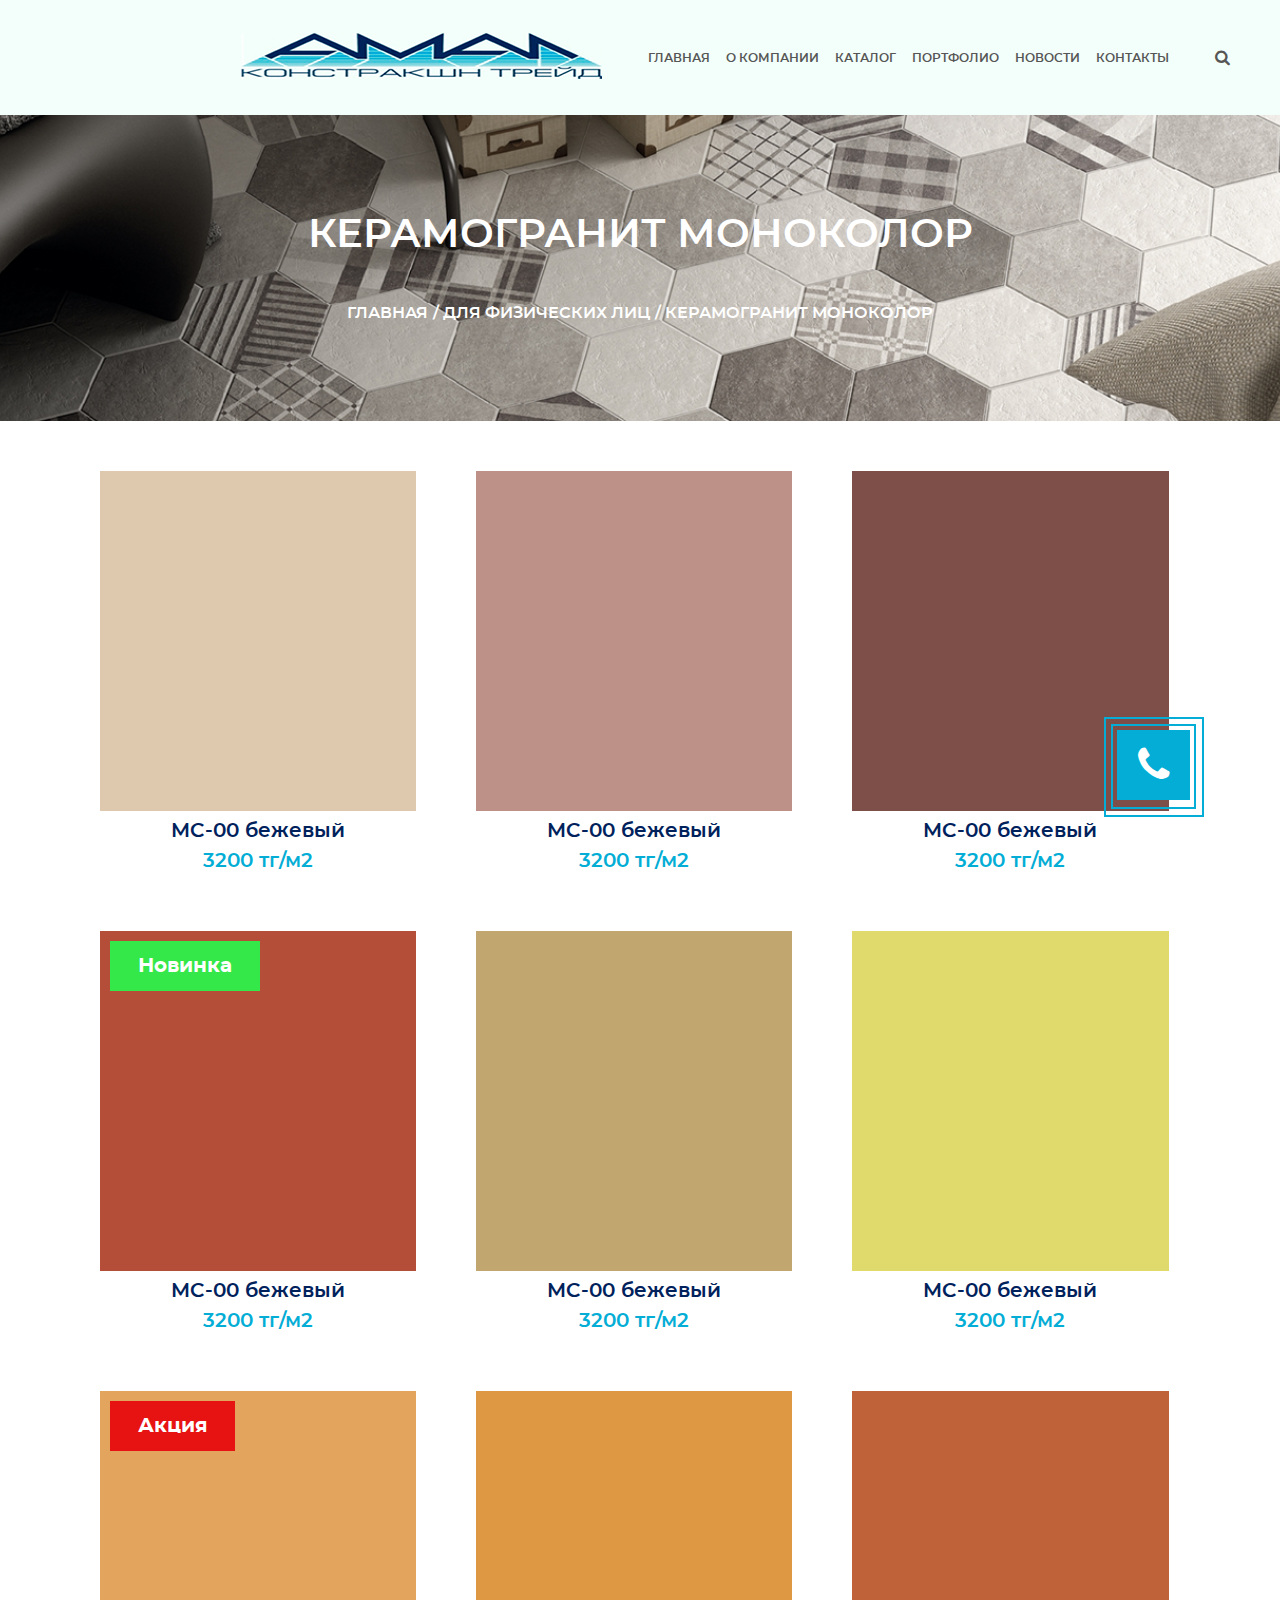
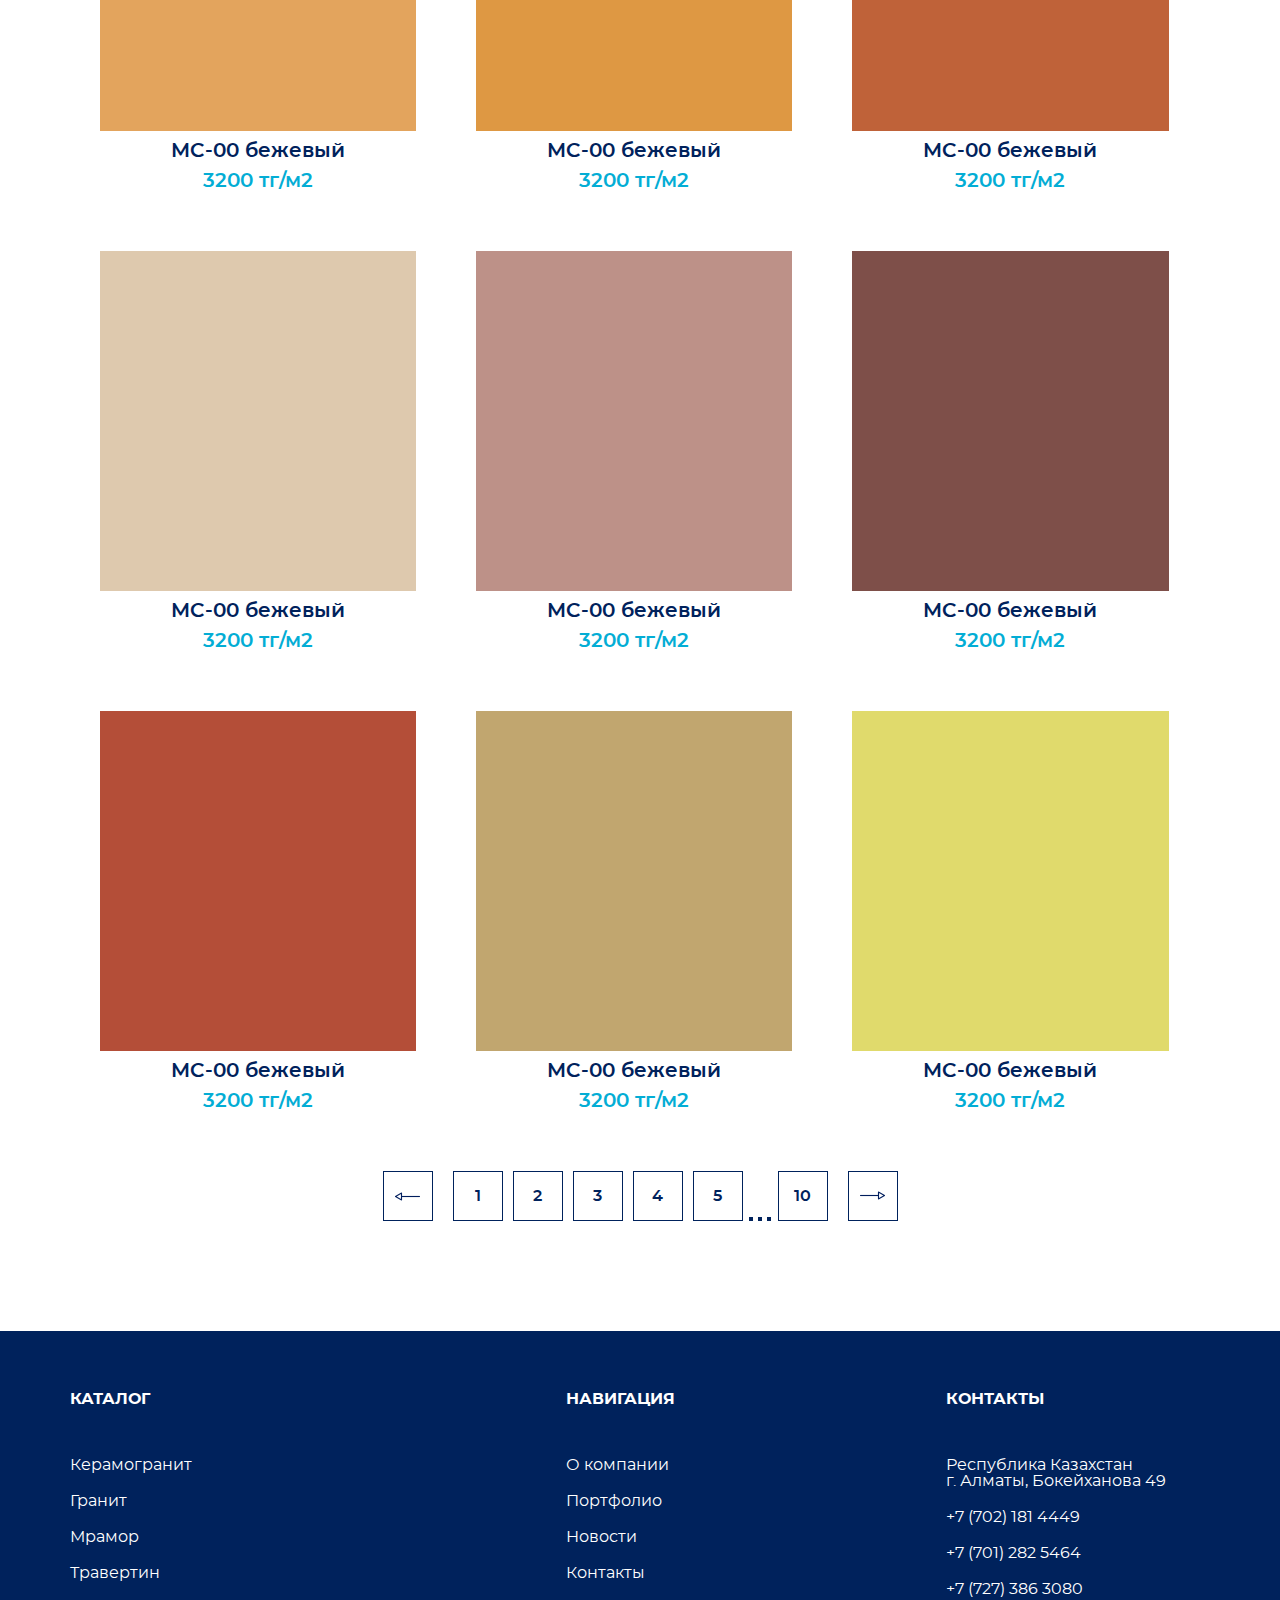
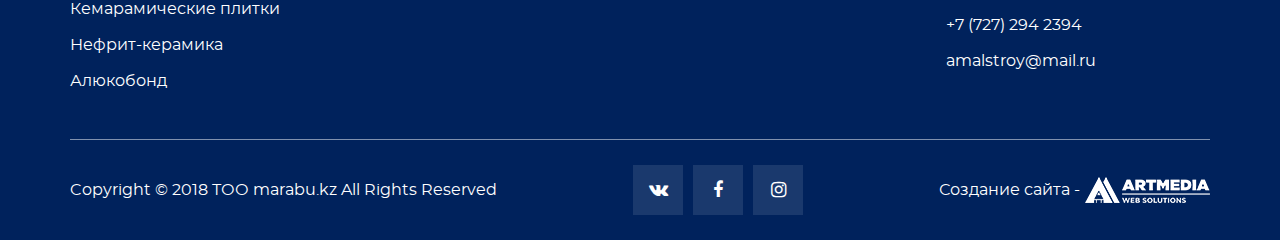
<file: catalogItems.html>
<!DOCTYPE html>
<html lang="en">
<head>
    <meta charset="UTF-8">
    <meta name="viewport" content="width=device-width, initial-scale=1.0">
    <meta http-equiv="X-UA-Compatible" content="ie=edge">
    <link rel="stylesheet" href="css/style.css">
    <link rel="stylesheet" href="css/font-awesome.min.css">
    <link rel="stylesheet" href="css/slick-theme.css">
    <link rel="stylesheet" href="css/slick.css">
    <title>Euroceramica</title>
</head>
<body>
    <!-- header -->
    <header>
            <div class="header-container">
                <a href="index.html">
                     <img src="imgs/logo.png">
                </a>
                <div class="nav">
                    <ul class="main-menu">
                        <li><a href="index.html" class="link">Главная</a></li>
                        <li><a href="about.html" class="link">О компании</a></li>
                        <li class="submenu">
                            <a href="catalog.html" class="link">Каталог</a>
                            <ul class="dropdown-menu">
                                <li class="submenu--sub">
                                  <a href="#">Керамогранит</a>
                                  <ul>
                                      <li><a href="#">Настенные</a></li>
                                      <li><a href="#">Настенные</a></li>
                                  </ul>
                                </li>
                                <li class="submenu--sub">
                                  <a href="#">Настенные</a>
                                  <ul>
                                      <li><a href="#">Настенные</a></li>
                                      <li><a href="#">Настенные</a></li>
                                  </ul>
                                </li>
                            </ul>
                          </li>
                        <li class="submenu"><a href="#" class="link">Портфолио</a></li>
                        <li><a href="#" class="link">Новости</a></li>
                        <li><a href="contacts.html" class="link">Контакты</a></li>
                    </ul>
                </div>
                <div class="header-right">
                    <button class="menu-btn"><i class="fa fa-bars"></i></button>
                    <div class="search"><input type="search" placeholder="Поиск по сайту"></div>
                  <a href="#" class="search-btn"><i class="fa fa-search" aria-hidden="true"></i></a>
                </div>
            </div>
          </header>
          <!-- modal -->
          <div>
                <a href="#" class="open--modal" data-modal="#modal--call">
                  <i class="fa fa-phone" aria-hidden="true">
                  <div class="rect-1"></div>
                  <div class="rect-2"></div>
               </i>
            </a>
       </div>
  
  <div class="modal" id="modal--call">
    <div class="modal__layer"></div>
    <div class="modal__block">
      <a href="#" class="close"></a>
      <h4>Заказать звонок</h4>
      <form>
        <input type="text" placeholder="Имя" required>
        <input type="text" name="tel" placeholder="+7 (999) 999-99-99">
        <div class="g-recaptcha"><div><div><iframe src="https://www.google.com/recaptcha/api2/anchor?ar=1&amp;k=6Ld5v2cUAAAAAIoVOKF_CY09lxrrSlux-r2SF5wy&amp;co=aHR0cDovL2Jvc3poYW4uOXoua3o6ODA.&amp;hl=ru&amp;v=v1548052318968&amp;size=normal&amp;cb=qtv0y6pa7wdx" width="304" height="78" role="presentation" name="a-f7gedsxukkbk" frameborder="0" scrolling="no" sandbox="allow-forms allow-popups allow-same-origin allow-scripts allow-top-navigation allow-modals allow-popups-to-escape-sandbox"></iframe></div><textarea id="g-recaptcha-response" name="g-recaptcha-response" class="g-recaptcha-response" style="width: 250px; height: 40px; border: 1px solid rgb(193, 193, 193); margin: 10px 25px; padding: 0px; resize: none; display: none;"></textarea></div></div>
        <input type="submit" value="Отправить" class="btn">
      </form>
    </div>      
  </div>
  <div class="modal" id="modal--finish">
     <div class="modal__layer"></div>
     <div class="modal__block">
       <a href="#" class="close"></a>
       <h4>Ваше письмо успешно отправлено!</h4>
     </div>      
   </div>


    <section>
      <div class="bread">
          <img src="imgs/bread.jpg">
          <div class="container">
              <div class="title">
                  <h1>Керамогранит моноколор</h1>
                  <ul>
                      <li><a href="#">Главная</a></li>
                      <li><a href="#">Для физических лиц</a></li>
                      <li>Керамогранит моноколор</li>
                  </ul>
              </div>
          </div>
      </div>
    

      <div class="catalog-items">
          <div class="container">
              <div class="cat--items">
              <a href="catalogCard.html" class="items_block">
                   <div class="product" style="background-color: #dec9ae;">
                    <button class="btn">Купить</button>
                  </div>
                   <div class="items_block-text">
                      <h5 class="name">MC-00 бежевый</h5>
                      <h5 class="price">3200 тг/м2</h5>
                  </div>
              </a>

              <a href="#" class="items_block">
                    <div class="product" style="background-color: #bd9188;">
                        <button class="btn">Купить</button>
                    </div>
                    <div class="items_block-text">
                       <h5 class="name">MC-00 бежевый</h5>
                       <h5 class="price">3200 тг/м2</h5>
                   </div>
               </a>

               <a href="#" class="items_block">
                    <div class="product" style="background-color: #7e4f49;">
                        <button class="btn">Купить</button>
                    </div>
                    <div class="items_block-text">
                       <h5 class="name">MC-00 бежевый</h5>
                       <h5 class="price">3200 тг/м2</h5>
                   </div>
               </a>

               <a href="#" class="items_block">
                    <div class="product" style="background-color: #b44e38;">
                        <div class="new">Новинка</div>
                        <button class="btn">Купить</button>
                    </div>
                    <div class="items_block-text">
                       <h5 class="name">MC-00 бежевый</h5>
                       <h5 class="price">3200 тг/м2</h5>
                   </div>
               </a>
 
               <a href="#" class="items_block">
                     <div class="product" style="background-color: #c1a66f;">
                        <button class="btn">Купить</button>
                    </div>
                     <div class="items_block-text">
                        <h5 class="name">MC-00 бежевый</h5>
                        <h5 class="price">3200 тг/м2</h5>
                    </div>
                </a>
 
                <a href="#" class="items_block">
                     <div class="product" style="background-color: #e0da6c;">
                        <button class="btn">Купить</button>
                    </div>
                     <div class="items_block-text">
                        <h5 class="name">MC-00 бежевый</h5>
                        <h5 class="price">3200 тг/м2</h5>
                    </div>
                </a>

                <a href="#" class="items_block">
                        <div class="product" style="background-color: #e3a45d;">
                            <div class="stock">Акция</div>
                            <button class="btn">Купить</button>
                        </div>
                        <div class="items_block-text">
                           <h5 class="name">MC-00 бежевый</h5>
                           <h5 class="price">3200 тг/м2</h5>
                       </div>
                   </a>
     
                   <a href="#" class="items_block">
                         <div class="product" style="background-color: #de9843;">
                            <button class="btn">Купить</button>
                        </div>
                         <div class="items_block-text">
                            <h5 class="name">MC-00 бежевый</h5>
                            <h5 class="price">3200 тг/м2</h5>
                        </div>
                    </a>
     
                    <a href="#" class="items_block">
                         <div class="product" style="background-color: #bf6239;">
                            <button class="btn">Купить</button>
                        </div>
                         <div class="items_block-text">
                            <h5 class="name">MC-00 бежевый</h5>
                            <h5 class="price">3200 тг/м2</h5>
                        </div>
                    </a>

                    <a href="#" class="items_block">
                            <div class="product" style="background-color: #dec9ae;">
                                <button class="btn">Купить</button>
                            </div>
                            <div class="items_block-text">
                               <h5 class="name">MC-00 бежевый</h5>
                               <h5 class="price">3200 тг/м2</h5>
                           </div>
                       </a>
         
                       <a href="#" class="items_block">
                             <div class="product" style="background-color: #bd9188;">
                                <button class="btn">Купить</button>
                            </div>
                             <div class="items_block-text">
                                <h5 class="name">MC-00 бежевый</h5>
                                <h5 class="price">3200 тг/м2</h5>
                            </div>
                        </a>
         
                        <a href="#" class="items_block">
                             <div class="product" style="background-color: #7e4f49;">
                                <button class="btn">Купить</button>
                            </div>
                             <div class="items_block-text">
                                <h5 class="name">MC-00 бежевый</h5>
                                <h5 class="price">3200 тг/м2</h5>
                            </div>
                        </a>
                        <a href="#" class="items_block">
                                <div class="product" style="background-color: #b44e38;">
                                    <button class="btn">Купить</button>
                                </div>
                                <div class="items_block-text">
                                   <h5 class="name">MC-00 бежевый</h5>
                                   <h5 class="price">3200 тг/м2</h5>
                               </div>
                           </a>
             
                           <a href="#" class="items_block">
                                 <div class="product" style="background-color: #c1a66f;">
                                    <button class="btn">Купить</button>
                                </div>
                                 <div class="items_block-text">
                                    <h5 class="name">MC-00 бежевый</h5>
                                    <h5 class="price">3200 тг/м2</h5>
                                </div>
                            </a>
             
                            <a href="#" class="items_block">
                                 <div class="product" style="background-color: #e0da6c;">
                                    <button class="btn">Купить</button>
                                </div>
                                 <div class="items_block-text">
                                    <h5 class="name">MC-00 бежевый</h5>
                                    <h5 class="price">3200 тг/м2</h5>
                                </div>
                            </a>
                        </div>
                <div class="pagination">
                    <a href="#" class="prev"></a>
                    <ul>
                        <li><a href="#">1</a></li>
                        <li><a href="#">2</a></li>
                        <li><a href="#">3</a></li>
                        <li><a href="#">4</a></li>
                        <li><a href="#">5</a></li>
                        <li class="dots">
                             <a href="#" class="dots-link">
                                <span></span>
                                <span></span>
                                <span></span>
                            </a>
                        </li>
                        <li><a href="#">10</a></li>
                    </ul>
                    <a href="#" class="next"></a>
                </div>
          </div>
      </div> 
         
   </section>
    <footer>
            <div class="container">
               <div class="footer-top">
                  <div class="footer-top-col catalog-nav">
                      <h3>Каталог</h3>
                      <ul>
                        <li><a href="#">Керамогранит</a></li>
                        <li><a href="#">Гранит</a></li>
                        <li><a href="#">Мрамор</a></li>
                        <li><a href="#">Травертин</a></li>
                        <li><a href="#">Кемарамические плитки</a></li>
                        <li><a href="#">Нефрит-керамика</a></li>
                        <li><a href="#">Алюкобонд</a></li>
                      </ul>
                  </div>
                  <div class="footer-top-col footer-nav">
                      <h3>Навигация</h3>
                      <ul>
                        <li><a href="#">О компании</a></li>
                        <li><a href="#">Портфолио</a></li>
                        <li><a href="#">Новости</a></li>
                        <li><a href="#">Контакты</a></li>
                      </ul>
                  </div>
                  <div class="footer-top-col footer-nav">
                      <h3>Контакты</h3>
                      <ul>
                        <li>Республика Казахстан<br>
                            г. Алматы, Бокейханова 49</li>
                        <li><a href="#">+7 (702) 181 4449</a></li>
                        <li><a href="#">+7 (701) 282 5464</a></li>
                        <li><a href="#">+7 (727) 386 3080</a></li>
                        <li><a href="#">+7 (727) 294 2394</a></li>
                        <li><a href="#">amalstroy@mail.ru</a></li>
                      </ul>
                  </div>
               </div>
               <div class="footer-bottom">
                  <p>Copyright © 2018 ТОО marabu.kz All Rights Reserved  </p>
                  <ul class="social">
                      <li><a href="#" target="_blank"><i class="fa fa-vk" aria-hidden="true"></i></a></li>
                      <li><a href="#" target="_blank"><i class="fa fa-facebook-f"></i></a></li>
                      <li><a href="#" target="_blank"><i class="fa fa-instagram"></i></a></li>
                 </ul>
                  <a href="https://artmedia.kz" target="_blank" class="artmedia">Создание сайта - <img src="imgs/artmedia_logo_2.png"></a>
               </div>
              </div>
          </footer>
          <script type="text/javascript" src="js/jquery.js"></script>
          <script type="text/javascript" src="js/slick.min.js"></script>
          <script type="text/javascript" src="js/jquery.inputmask.bundle.js"></script>
          <script type="text/javascript" src="js/main.js"></script>
</body>
</html>
</file>
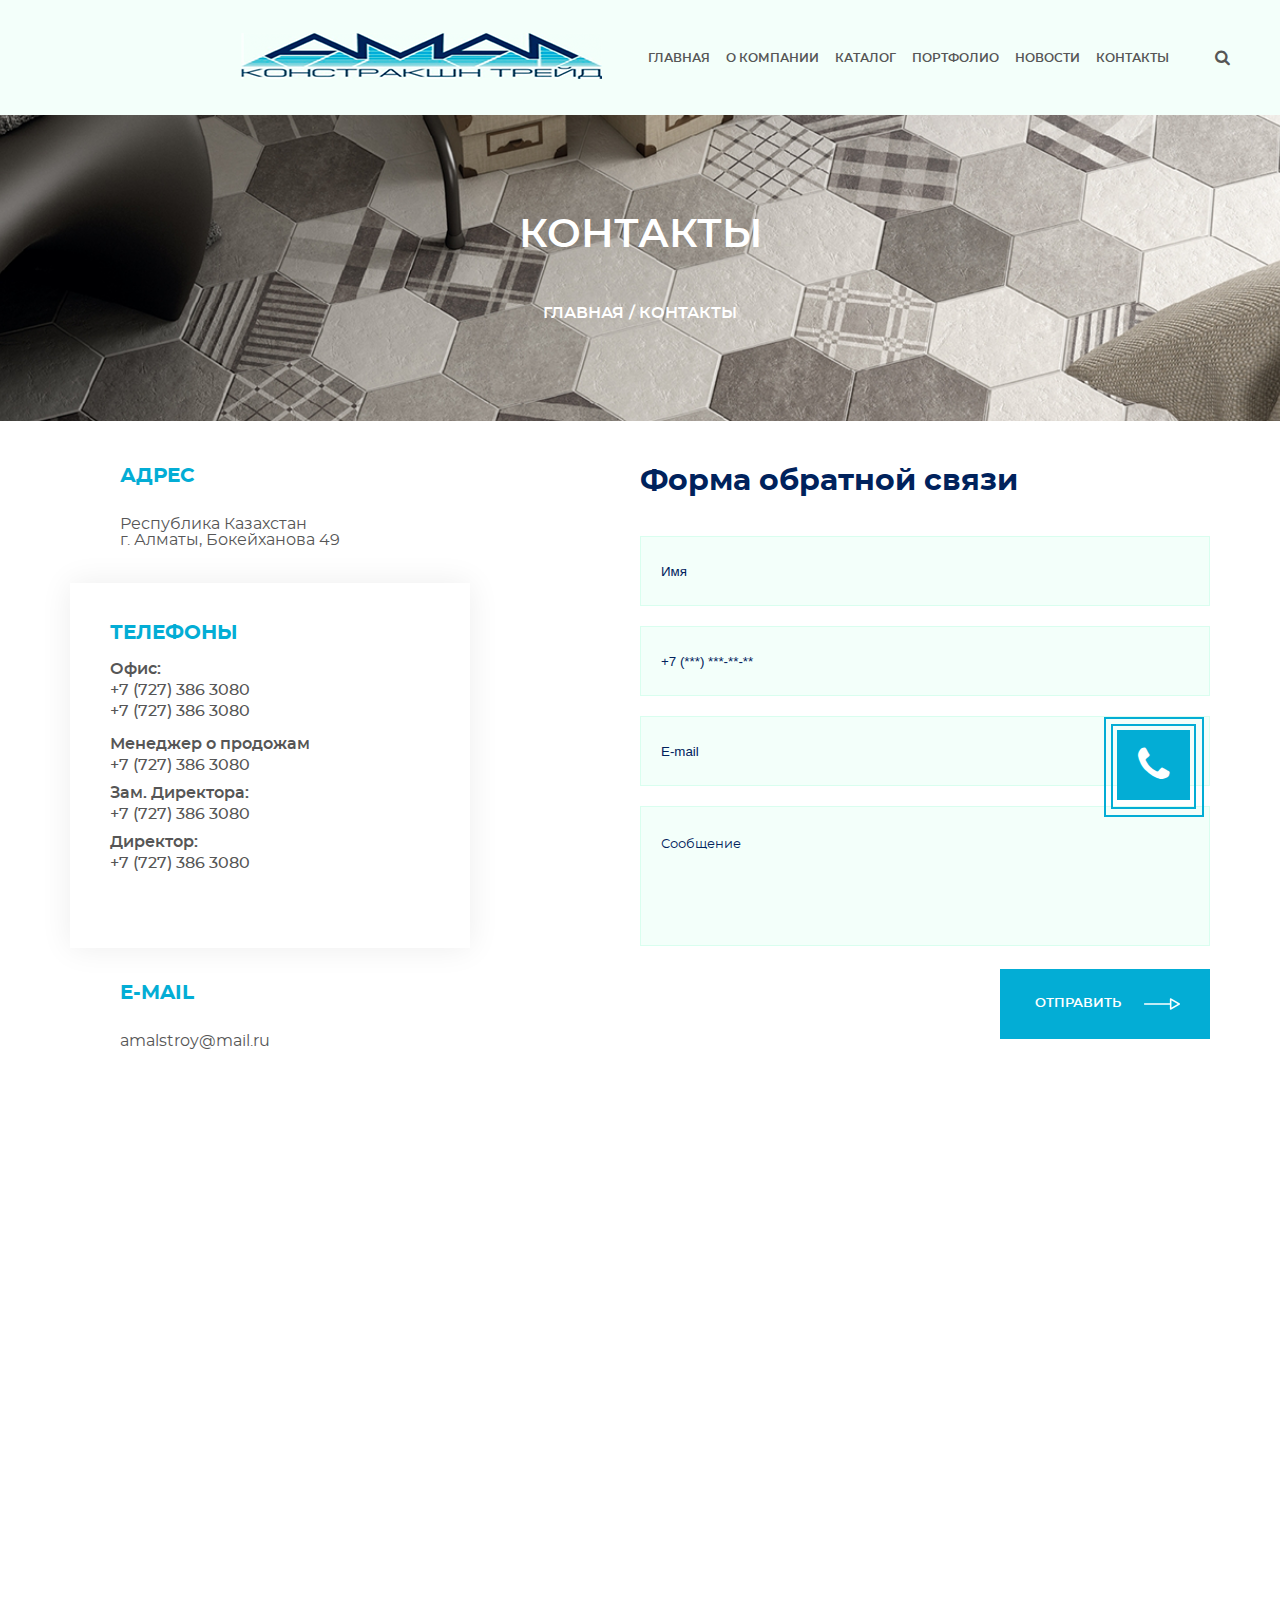
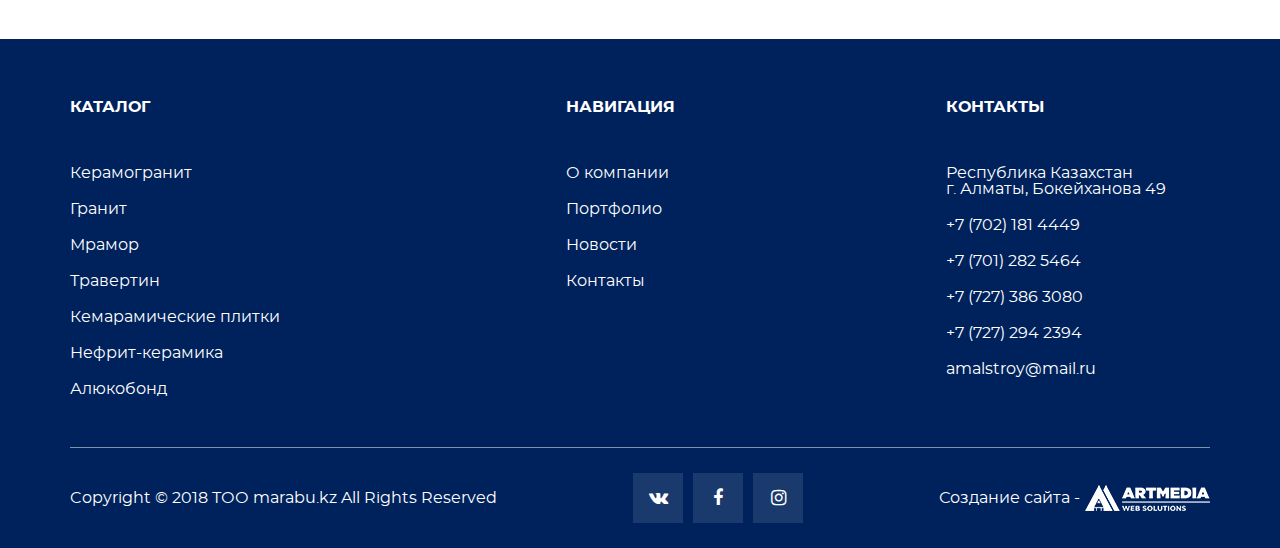
<file: contacts.html>
<!DOCTYPE html>
<html lang="en">
<head>
    <meta charset="UTF-8">
    <meta name="viewport" content="width=device-width, initial-scale=1.0">
    <meta http-equiv="X-UA-Compatible" content="ie=edge">
    <link rel="stylesheet" href="css/style.css">
    <link rel="stylesheet" href="css/font-awesome.min.css">
    <link rel="stylesheet" href="css/slick-theme.css">
    <link rel="stylesheet" href="css/slick.css">
    <title>Euroceramica</title>
</head>
<body>
    <!-- header -->
    <header>
        <div class="header-container">
            <a href="index.html">
                 <img src="imgs/logo.png">
            </a>
            <div class="nav">
                <ul class="main-menu">
                    <li><a href="index.html" class="link">Главная</a></li>
                    <li><a href="about.html" class="link">О компании</a></li>
                    <li class="submenu">
                        <a href="catalog.html" class="link">Каталог</a>
                        <ul class="dropdown-menu">
                            <li class="submenu--sub">
                              <a href="#">Керамогранит</a>
                              <ul>
                                  <li><a href="#">Настенные</a></li>
                                  <li><a href="#">Настенные</a></li>
                              </ul>
                            </li>
                            <li class="submenu--sub">
                              <a href="#">Настенные</a>
                              <ul>
                                  <li><a href="#">Настенные</a></li>
                                  <li><a href="#">Настенные</a></li>
                              </ul>
                            </li>
                        </ul>
                      </li>
                    <li class="submenu"><a href="#" class="link">Портфолио</a></li>
                    <li><a href="#" class="link">Новости</a></li>
                    <li><a href="contacts.html" class="link">Контакты</a></li>
                </ul>
            </div>
            <div class="header-right">
                <button class="menu-btn"><i class="fa fa-bars"></i></button>
                <div class="search"><input type="search" placeholder="Поиск по сайту"></div>
              <a href="#" class="search-btn"><i class="fa fa-search" aria-hidden="true"></i></a>
            </div>
        </div>
      </header>
      
          <!-- modal -->
          <div>
                <a href="#" class="open--modal" data-modal="#modal--call">
                  <i class="fa fa-phone" aria-hidden="true">
                  <div class="rect-1"></div>
                  <div class="rect-2"></div>
               </i>
            </a>
       </div>
  
  <div class="modal" id="modal--call">
    <div class="modal__layer"></div>
    <div class="modal__block">
      <a href="#" class="close"></a>
      <h4>Заказать звонок</h4>
      <form>
        <input type="text" placeholder="Имя" required>
        <input type="text" name="tel" placeholder="+7 (999) 999-99-99">
        <div class="g-recaptcha"><div><div><iframe src="https://www.google.com/recaptcha/api2/anchor?ar=1&amp;k=6Ld5v2cUAAAAAIoVOKF_CY09lxrrSlux-r2SF5wy&amp;co=aHR0cDovL2Jvc3poYW4uOXoua3o6ODA.&amp;hl=ru&amp;v=v1548052318968&amp;size=normal&amp;cb=qtv0y6pa7wdx" width="304" height="78" role="presentation" name="a-f7gedsxukkbk" frameborder="0" scrolling="no" sandbox="allow-forms allow-popups allow-same-origin allow-scripts allow-top-navigation allow-modals allow-popups-to-escape-sandbox"></iframe></div><textarea id="g-recaptcha-response" name="g-recaptcha-response" class="g-recaptcha-response" style="width: 250px; height: 40px; border: 1px solid rgb(193, 193, 193); margin: 10px 25px; padding: 0px; resize: none; display: none;"></textarea></div></div>
        <input type="submit" value="Отправить" class="btn">
      </form>
    </div>      
  </div>
  <div class="modal" id="modal--finish">
     <div class="modal__layer"></div>
     <div class="modal__block">
       <a href="#" class="close"></a>
       <h4>Ваше письмо успешно отправлено!</h4>
     </div>      
   </div>


    <section>
      <div class="bread">
          <img src="imgs/bread.jpg">
          <div class="container">
              <div class="title">
                  <h1>Контакты</h1>
                  <ul>
                      <li><a href="#">Главная</a></li>
                      <li>Контакты</li>
                  </ul>
              </div>
          </div>
      </div>

      <div class="contacts">
          <div class="container">
              <div class="contacts-top">
              <div class="contacts-left">
                <div class="address">
                    <h5>Адрес</h5>
                    <p>Республика Казахстан<br>
                        г. Алматы, Бокейханова 49</p>
                </div>
                <div class="telephone">
                    <h5>Телефоны</h5>
                    <ul>
                        <li>Офис: <a href="#">+7 (727) 386 3080</a>
                                  <a href="#">+7 (727) 386 3080</a></li>
                        <li>Менеджер о продожам<a href="#">+7 (727) 386 3080</a></li>
                        <li>Зам. Директора:<a href="#">+7 (727) 386 3080</a></li>
                        <li>Директор: <a href="#">+7 (727) 386 3080</a></li>
                    </ul>
                </div>
                <div class="email">
                    <h5>E-mail</h5>
                    <a href="#">amalstroy@mail.ru</a>
                </div>
              </div>
              
              <div class="contacts-right">
                    <h3>Форма обратной связи</h3>   
                    <form>
                       <input type="text" placeholder="Имя">
                       <input type="text" placeholder="+7 (***) ***-**-**">
                       <input type="text" placeholder="E-mail">
                       <textarea>Сообщение</textarea>
                       <div class="submit">
                            <div class="g-recaptcha"><div style="width: 304px; height: 78px;"><div><iframe src="https://www.google.com/recaptcha/api2/anchor?ar=2&amp;k=6LfhrpEUAAAAAAW9AX7eciJla_-ApJ4e5Ixm4v4Z&amp;co=aHR0cDovL29ydGlzLjl6Lmt6Ojgw&amp;hl=ru&amp;v=v1550471573786&amp;size=normal&amp;cb=z0eib4nrbqzo" width="304" height="78" role="presentation" name="a-q8lkayxba4u4" frameborder="0" scrolling="no" sandbox="allow-forms allow-popups allow-same-origin allow-scripts allow-top-navigation allow-modals allow-popups-to-escape-sandbox"></iframe></div><textarea id="g-recaptcha-response-1" name="g-recaptcha-response" class="g-recaptcha-response" style="width: 250px; height: 40px; border: 1px solid rgb(193, 193, 193); margin: 10px 25px; padding: 0px; resize: none; display: none;"></textarea></div></div>
                            <button class="btn" type="submit">Отправить<i class="fa fa-long-arrow-right" aria-hidden="true"></i></button>
                       </div>
                  </form>
              </div>
            </div>

          </div>
          <div id="map">
              <script type="text/javascript" charset="utf-8" async src="https://api-maps.yandex.ru/services/constructor/1.0/js/?um=constructor%3Abd6ecf19a990aabc6fcbaa255848035cb2d2350e6945da12a85a5d0431c71913&amp;width=100%25&amp;height=500&amp;lang=ru_UA&amp;scroll=true"></script>
          </div>
      </div>
     
   </section>
    <footer>
            <div class="container">
               <div class="footer-top">
                  <div class="footer-top-col catalog-nav">
                      <h3>Каталог</h3>
                      <ul>
                        <li><a href="#">Керамогранит</a></li>
                        <li><a href="#">Гранит</a></li>
                        <li><a href="#">Мрамор</a></li>
                        <li><a href="#">Травертин</a></li>
                        <li><a href="#">Кемарамические плитки</a></li>
                        <li><a href="#">Нефрит-керамика</a></li>
                        <li><a href="#">Алюкобонд</a></li>
                      </ul>
                  </div>
                  <div class="footer-top-col footer-nav">
                      <h3>Навигация</h3>
                      <ul>
                        <li><a href="#">О компании</a></li>
                        <li><a href="#">Портфолио</a></li>
                        <li><a href="#">Новости</a></li>
                        <li><a href="#">Контакты</a></li>
                      </ul>
                  </div>
                  <div class="footer-top-col footer-nav">
                      <h3>Контакты</h3>
                      <ul>
                        <li>Республика Казахстан<br>
                            г. Алматы, Бокейханова 49</li>
                        <li><a href="#">+7 (702) 181 4449</a></li>
                        <li><a href="#">+7 (701) 282 5464</a></li>
                        <li><a href="#">+7 (727) 386 3080</a></li>
                        <li><a href="#">+7 (727) 294 2394</a></li>
                        <li><a href="#">amalstroy@mail.ru</a></li>
                      </ul>
                  </div>
               </div>
               <div class="footer-bottom">
                  <p>Copyright © 2018 ТОО marabu.kz All Rights Reserved  </p>
                  <ul class="social">
                      <li><a href="#" target="_blank"><i class="fa fa-vk" aria-hidden="true"></i></a></li>
                      <li><a href="#" target="_blank"><i class="fa fa-facebook-f"></i></a></li>
                      <li><a href="#" target="_blank"><i class="fa fa-instagram"></i></a></li>
                 </ul>
                  <a href="https://artmedia.kz" target="_blank" class="artmedia">Создание сайта - <img src="imgs/artmedia_logo_2.png"></a>
               </div>
              </div>
          </footer>

          <script type="text/javascript" src="js/jquery.js"></script>
          <script type="text/javascript" src="js/slick.min.js"></script>
          <script type="text/javascript" src="js/jquery.inputmask.bundle.js"></script>
          <script type="text/javascript" src="js/main.js"></script>

  </body>
</html>
</file>
<file: css/style.css>
@font-face {
    font-family: 'montserratitalic';
    src: url('../fonts/montserrat-italic-webfont.eot');
    src: url('../fonts/montserrat-italic-webfont.eot?#iefix') format('embedded-opentype'),
         url('../fonts/montserrat-italic-webfont.woff2') format('woff2'),
         url('../fonts/montserrat-italic-webfont.woff') format('woff'),
         url('../fonts/montserrat-italic-webfont.ttf') format('truetype'),
         url('../fonts/montserrat-italic-webfont.svg#montserratitalic') format('svg');
    font-weight: normal;
    font-style: normal;

}

@font-face {
    font-family: 'montserratlight';
    src: url('../fonts/montserrat-light-webfont.eot');
    src: url('../fonts/montserrat-light-webfont.eot?#iefix') format('embedded-opentype'),
         url('../fonts/montserrat-light-webfont.woff2') format('woff2'),
         url('../fonts/montserrat-light-webfont.woff') format('woff'),
         url('../fonts/montserrat-light-webfont.ttf') format('truetype'),
         url('../fonts/montserrat-light-webfont.svg#montserratlight') format('svg');
    font-weight: normal;
    font-style: normal;

}
@font-face {
    font-family: 'montserratmedium';
    src: url('../fonts/montserrat-medium-webfont.eot');
    src: url('../fonts/montserrat-medium-webfont.eot?#iefix') format('embedded-opentype'),
         url('../fonts/montserrat-medium-webfont.woff2') format('woff2'),
         url('../fonts/montserrat-medium-webfont.woff') format('woff'),
         url('../fonts/montserrat-medium-webfont.ttf') format('truetype'),
         url('../fonts/montserrat-medium-webfont.svg#montserratmedium') format('svg');
    font-weight: normal;
    font-style: normal;

}
@font-face {
    font-family: 'montserratregular';
    src: url('../fonts/montserrat-regular-webfont.eot');
    src: url('../fonts/montserrat-regular-webfont.eot?#iefix') format('embedded-opentype'),
         url('../fonts/montserrat-regular-webfont.woff2') format('woff2'),
         url('../fonts/montserrat-regular-webfont.woff') format('woff'),
         url('../fonts/montserrat-regular-webfont.ttf') format('truetype'),
         url('../fonts/montserrat-regular-webfont.svg#montserratregular') format('svg');
    font-weight: normal;
    font-style: normal;

}
@font-face {
    font-family: 'montserratbold';
    src: url('../fonts/montserrat-bold-webfont.eot');
    src: url('../fonts/montserrat-bold-webfont.eot?#iefix') format('embedded-opentype'),
         url('../fonts/montserrat-bold-webfont.woff2') format('woff2'),
         url('../fonts/montserrat-bold-webfont.woff') format('woff'),
         url('../fonts/montserrat-bold-webfont.ttf') format('truetype'),
         url('../fonts/montserrat-bold-webfont.svg#montserratbold') format('svg');
    font-weight: normal;
    font-style: normal;

}
@font-face {
    font-family: 'montserratsemibold_italic';
    src: url('../fonts/montserrat-semibolditalic-webfont.eot');
    src: url('../fonts/montserrat-semibolditalic-webfont.eot?#iefix') format('embedded-opentype'),
         url('../fonts/montserrat-semibolditalic-webfont.woff2') format('woff2'),
         url('../fonts/montserrat-semibolditalic-webfont.woff') format('woff'),
         url('../fonts/montserrat-semibolditalic-webfont.ttf') format('truetype'),
         url('../fonts/montserrat-semibolditalic-webfont.svg#montserratsemibold_italic') format('svg');
    font-weight: normal;
    font-style: normal;

}




@font-face {
    font-family: 'montserratsemibold_italic';
    src: url('../fonts/montserrat-semibolditalic-webfont.eot');
    src: url('../fonts/montserrat-semibolditalic-webfont.eot?#iefix') format('embedded-opentype'),
         url('../fonts/montserrat-semibolditalic-webfont.woff2') format('woff2'),
         url('../fonts/montserrat-semibolditalic-webfont.woff') format('woff'),
         url('../fonts/montserrat-semibolditalic-webfont.ttf') format('truetype'),
         url('../fonts/montserrat-semibolditalic-webfont.svg#montserratsemibold_italic') format('svg');
    font-weight: normal;
    font-style: normal;

}




@font-face {
    font-family: 'montserratsemibold';
    src: url('../fonts/montserrat-semibold-webfont.eot');
    src: url('../fonts/montserrat-semibold-webfont.eot?#iefix') format('embedded-opentype'),
         url('../fonts/montserrat-semibold-webfont.woff2') format('woff2'),
         url('../fonts/montserrat-semibold-webfont.woff') format('woff'),
         url('../fonts/montserrat-semibold-webfont.ttf') format('truetype'),
         url('../fonts/montserrat-semibold-webfont.svg#montserratsemibold') format('svg');
    font-weight: normal;
    font-style: normal;

}




@font-face {
    font-family: 'montserratsemibold';
    src: url('../fonts/montserrat-semibold-webfont.eot');
    src: url('../fonts/montserrat-semibold-webfont.eot?#iefix') format('embedded-opentype'),
         url('../fonts/montserrat-semibold-webfont.woff2') format('woff2'),
         url('../fonts/montserrat-semibold-webfont.woff') format('woff'),
         url('../fonts/montserrat-semibold-webfont.ttf') format('truetype'),
         url('../fonts/montserrat-semibold-webfont.svg#montserratsemibold') format('svg');
    font-weight: normal;
    font-style: normal;

}
html {
    -webkit-box-sizing: border-box;
    -moz-box-sizing: border-box;
    box-sizing: border-box;
  }
  
  *,
  *:before,
  *:after {
    -webkit-box-sizing: inherit;
    -moz-box-sizing: inherit;
    -ms-box-sizing: inherit;
    -o-box-sizing: inherit;
    box-sizing: inherit;
  }
  
  *:focus {
    outline: none;
  }
body{
    font-family: 'montserratregular';
    font-size: 16px;
    margin: 0 auto;
    color: #565656;
    padding-top: 115px;
}
h1, h2, h3,h4,h5,h5 {
    font-family: 'montserratsemibold';
}
a {
  color: #565656;
  text-decoration: none;
  line-height: normal;
  -webkit-transition: 300ms;
  -moz-transition: 300ms;
  -ms-transition: 300ms;
  -o-transition: 300ms;
  transition: 300ms;
}
a:hover {
    color: #03add5;
}

li{
    list-style-type: none;
}

input, button, textarea{
    border-radius: 0px;
    -webkit-appearance: none;
}
header *,
footer *,
section * {
  padding: 0;
  margin: 0;
  list-style: none;
}

.container{
    width: 1140px;
    margin: 0 auto;
}
.btn{
   border: none;
   height: 70px;
   width: 210px;
   padding-left: 35px;
   text-align: left;
   color: #fff;
   background-color: #03add5;
   text-transform: uppercase;
   font-family: 'montserratsemibold';
   cursor: pointer;
   line-height: 1;
   position: relative;
}
.btn i{
    margin-left: 20px;
    display: none;
}
.btn:after{
    content: '';
    position: absolute;
    top: 0;
    bottom: 0;
    right: 0;
    left: 113px;
    background: url(../imgs/right-arrow.png) no-repeat center center;
}

/* **********************************HEADER */
header{
    width: 100%;
    height: 115px;
    background-color: #f3fffa;
    position: fixed;
    top: 0;
    left: 0;
    right: 0;
    z-index: 9;
    bottom: 0;
}
header .header-container{
    display: flex;
    float: right;
    align-items: center;
    justify-content: center;
    height: 115px;
}
header .header-container .nav .main-menu li{
    display: inline-block;
    position: relative;
}
header .header-container .nav{
    padding: 0 100px;
}
header .header-container .nav ul li a{
    text-transform: uppercase;
    font-family: 'montserratsemibold';
    position: relative;
}
header .header-container .nav ul li .link{
    padding: 50px 30px;
}
header .header-container .nav > ul > li > a {
    display: block;
}
header .header-container .nav ul li .link:after{
    content: '';
    display: block;
    position: absolute;
    top: 50%;
    right: 24px;
    left: 24px;
    border-bottom: 2px solid #dbdbdb;
    opacity: 0;
}
header .header-container .nav ul li .link:hover:after {
    opacity: 1;
}
header .header-container .nav ul li .link:hover,
header .header-container .nav ul li .link:active{
    background-color: #fff;
    box-shadow: -10px 0 10px -10px #b7bab9, 10px 0 10px -10px #b7bab9;
    transition: 200ms;
    -webkit-transition: 200ms;
    -moz-transition: 200ms;
    -ms-transition: 200ms;
  
}

header .header-right{
    padding-right: 50px;
    display: flex;
    align-items: center;
    float: right;
}
header .header-right>i{
    font-size: 18px;
}
header .header-container>a>img{
    width: 100%;
}
header .search{
    display: none;
}
header .search input[type="search"]{
    border: 1px solid #03add5;
    padding: 20px 0 20px 20px;
    border-radius: 5px;
    margin-right: 10px;
}

/* dropdown */
header .nav li .dropdown-menu{
    position: absolute;
    top: 100%;
    right: 0;
    left: 0;
    background-color: #00225c;
    width: 300px;
    padding: 15px 0;
    display: none;
    border-top: 2px solid transparent;
}
header .nav .dropdown-menu li{
    display: block !important;
    background-color: #00225c;
    padding: 20px 30px;
    cursor: pointer;
    position: relative;
}
header .nav .dropdown-menu li:hover{
    background-color: #03add5;
}
header .nav .dropdown-menu li a{
    color: #fff;
    display: flex;
    justify-content: space-between;
}
header .nav .dropdown-menu .submenu--sub a:after{
    content: "\f105";
    font-family: 'FontAwesome';
    display: block !important;
}
header .nav .dropdown-menu li a:before{
    display: none;
    float: right;
}
header .nav .dropdown-menu li i{
    color: #fff;
    float: right;
}
header .nav .dropdown-menu li ul{
    display: none;
    position: absolute;
    top: 0;
    right: 0;
    left: 100%;
    width: 300px;
    padding: 15px 0;
    border-left: 2px solid transparent;
}
header .nav .submenu a{
    display: flex !important;
}
header .nav .submenu a:after{
    content: "\f105";
    font-family: 'FontAwesome';
    display: none;
    margin-left: 10px;
}

/* ********************************SLIDER */

.slider-main{
    position: relative;
    height: 850px;
}
.slider-main .container{
    position: relative;
    left: 20%;
    right:0;
    bottom: 0;
    top: 0;
}
.slider-main:after{
    content: '';
    position: absolute;
    top: 0;
    right: 0;
    left: 0;
    bottom: 0;
    background-color: #f3fffa;
    z-index: -1;
}
.slider-for{
    width: 100%;
    overflow: hidden;
    position: relative;
    z-index: 0;
}
.slider-for img{
    float: right;
} 
.slider-for .slick-dots{
    width: auto;
    height: auto;
    margin: 0;
    bottom: 0;
    position: absolute; 
    left: 100px;
    top: 50%;
}
.slider-for .slick-dots li{
    width: 45px;
    height: 45px;
    margin: 0;
    display: block; 
}
.slider-for .slick-dots li a{
    color: #00225c;
    font-family: 'montserratsemibold';
    top: 35%;
    position: relative;
    transform: translateY(-50%);
    -webkit-transform: translateY(-50%);
    -moz-transform: translateY(-50%);
    -ms-transform: translateY(-50%);
}

.slider-for .slick-dots li:hover,
.slider-for .slick-dots li.slick-active{
    background-color: #f3f2f2;
    color: #03add5;
}
.slider-for .slick-dots li:hover a,
.slider-for .slick-dots li.slick-active a{
    color: #03add5;
}

.slider-for .slider--text{
    position: absolute;
    top: 50%;
    left: 20%;
    transform: translateY(-50%);
    -webkit-transform: translateY(-50%);
    -moz-transform: translateY(-50%);
    -ms-transform: translateY(-50%); 
}
.slider-for .slider--text h3{
    font-size: 50px;
    color: #00225c;
    text-transform: uppercase;
}
.slider-for .slider--text .btn{
    margin: 100px 0 0 0;
    width: 250px;
}

.slider-nav{
    width: 300px;
    position: absolute;
    bottom: 0;
    right: 0;
    top: -102px;
    z-index: 1;
    float: right;
} 
.slider-nav.no--scroll .slick-track {
    width: 100%!important;
    transform: translate(0)!important;
    margin: 0!important;
    text-align: right;
}
.slider-nav.no--scroll .slick-slide {
    display: inline-block;
    float: none;
}
.slider-nav .item {
    width: 100%;
    height: 100%;
    cursor: pointer;
} 
.slider-nav .item img{
    width: 100%;
    height: 100%;
    object-fit: contain;
    object-position: center center;
}
.slider-nav .slick-slide{
    height: 110px;
    border: 5px solid #f3fffa;
    position: relative;
}
.slider-nav .slick-slide::after{
    content: '';
    position: absolute;
    top: 0;
    left: 0;
    right: 0;
    bottom: 0;
    background-image: url(../imgs/slider-cover.png);
}
.slider-nav .slick-slide:hover:after,
.slider-nav .slick-slide.slick-current:after {
    display: none;
}


/* ********************************CATALOG */

.catalog{
    padding: 80px 0;
}
.catalog h1{
    text-align: center;
    text-transform: uppercase;
    color: #00225c;
    font-size: 46px;
    padding: 0 0 50px 0;
}
.catalog .row{
    display: flex;
    flex-wrap: wrap;
    justify-content: space-between;
}
.catalog .catalog_block{
    position: relative;
    width: calc(50% - 15px);
    width: webkit calc(50% - 15px);
    width: moz calc(50% - 15px);
    width: ms calc(50% - 15px);
    padding-bottom: 110px;
    margin: 0 0 30px 0;
}
.catalog .catalog_block .catalog_block-img>img {
    width: 100%;
    height: 100%;
    object-fit: contain;
    object-position: center center;
}
.catalog .catalog_block .catalog_block-text{
    display: flex;
    align-items: center;
    justify-content: center;
    height: 100px;
    position: absolute;
    bottom: 0;
    left: 0;
    right: 0;
    background-color: #f3fffa;
    border: 1px solid #d9feef;
    transition: 300ms;
    -webkit-transition: 300ms;
    -moz-transition: 300ms;
    -ms-transition: 300ms;
    z-index: 1;
}
.catalog .catalog_block .catalog_block-text:after {
    content: '';
    background-color: #fff;
    height: 10px;
    position: absolute;
    left: -1px;
    right: -1px;
    top: -10px;
}
.catalog .catalog_block .catalog_block-text h4{
    color: #00225c;
    text-transform: uppercase;
    font-family: 'montserratbold';
}
.catalog .catalog_block:hover .catalog_block-text{
    height: 250px;
}


/* ********************************ABOUT*/

.about{
    position: relative;
}
.about>img{
    width: 100%;
    height: 100%;
    object-fit: cover;
    object-position: center center;
    position: absolute;
    top: 0;
    right: 0;
    left: 0;
    bottom: 0;
}
.about:after{
    content: '';
    position: absolute;
    top: 0;
    right: 0;
    left: 0;
    bottom: 0;
    background-color: rgba(0,0,0,0.4);
}
.about .container{
    position: relative;
    z-index: 1;
    display: flex;
    flex-wrap: wrap;
    justify-content: space-between;
    padding: 80px 0;
}
.about .about-left{
    color: #fff;
    width: calc(50% - 90px);
    width: webkit calc(50% - 90px);
    width: moz calc(50% - 90px);
    width: ms calc(50% - 90px);
}
.about .about-left h2{
    font-size: 44px;
    text-transform: uppercase;
}
.about .about-left p{
    font-family: 'montserratmedium';
    padding: 40px 0;
    line-height: 1.3;
}
.about .about-right{
    width: calc(50% - 90px);
    width: webkit calc(50% - 90px);
    width: moz calc(50% - 90px);
    width: ms calc(50% - 90px);
    padding: 40px 30px;
    background-color: #fff;
}
.about .about-right h3{
    font-size: 36px;
    color: #00225c;
    text-align: center;
}
.about .about-right p{
    font-size: 18px;
    color: #565656;
    font-family: 'montserratsemibold';
    text-align: center;
    padding: 30px 0;
}
.about .about-right form{
    display: flex;
    flex-wrap: wrap;
    justify-content: space-between;
    margin: -8px -8px;
}
.about .about-right input[type="text"]{
    border: 1px solid #d9feef;
    height: 70px;
    padding-left: 25px;
    background-color: #f3fffa;
    color: #00225c;
    margin: 8px 10px;
}
.about .about-right .btn{
    margin: 8px 0;
}
input[type="text"]::placeholder{
    color: #00225c;
}
.g-recaptcha {
    width: 203px;
    transform: scale(0.65);
    -webkit-transform: scale(0.65);
    -moz-transform: scale(0.65);
    -ms-transform: scale(0.65);
    transform-origin: 0 26px;
    margin-left: 8px;
}


/* ********************************NEWS*/

.news .container{
    padding: 80px 0;
}
.news .container .news-items{
    display: flex;  
    justify-content: space-between;
}
.news .container h2{
    font-size: 44px;
    color: #00225c;
    text-transform: uppercase;
    text-align: center;
    margin-bottom: 50px;
}
.news .container .news_block{
    width: calc(50% -30px);
    width: webkit calc(50% -30px);
    width: moz calc(50% -30px);
    width: ms calc(50% -30px);
    position: relative;
}
.news .container .news_block>img{
    width: 100%;
    height: 100%;
    object-fit: cover;
    object-position: center center;
    display: block;
}
.news .container .news_block:after{
    content: '';
    position: absolute;
    top: 0;
    right: 0;
    left: 0;
    bottom: 0;
    background-color: rgba(0,0,0,0.4);
}
.news .container .news_block .news-text{
    position: absolute;
    bottom: 0;
    left: 0;
    color: #fff;
    z-index: 1;
    padding: 0 50px 15px 50px;
}

.news .container .news_block .news-text .btn{
    background: none;
    padding: 30px 0;
}
.news .container .news_block .news-text p{
    font-family: 'montserratbold';
    text-transform: uppercase;
    line-height: 1.3;
}
.news .container .news_block:hover p,
.news .container .news_block:hover .btn{
    color: #03add5;
}

/* ********************************ONLINE REQUEST*/

.request{
    position: relative;
}
.request:before{
    content: '';
    position: absolute;
    top: 0;
    left: 0;
    bottom: 0;
    width: 50%;
    height: 100%;
    background-color: #f1f1f1;
    z-index: -1;
}
.request:after{
    content: '';
    position: absolute;
    top: 0;
    right: 0;
    bottom: 0;
    width: 50%;
    height: 100%;
    background-color: #f3fffa;
    z-index: -1;
}
.request .container{
    display: flex;
    justify-content: space-between;
    z-index: 1;
}
.request .request-left{
    width: 50%;
    text-align: center;
    padding: 90px 170px 80px 165px;
}
.request .request-right{
    width: 50%;
    padding: 80px 70px;
}
.request .request-right h3{
    font-size: 36px;
    color: #00225c;
}
.request .request-right p{
    color: #565656;
    font-family: 'montserratsemibold';
    font-size: 18px;
    padding: 40px 0;
}
.request .request-left a>img{
    margin: 30px 0;
}
.request .request-right input[type="text"]{
    border: 1px solid #d9feef;
    background-color: #fff;
    padding: 30px 0 30px 20px;
    width: 100%;
    margin-bottom: 15px; 
}
.request .request-right form{
    display: flex;
    flex-wrap: wrap;
    justify-content: space-between;
}
/* ********************************FOOTER*/

footer{
    background-color: #00225c;
    color: #fff;
    padding: 60px 0 0 0;
}
footer .footer-top{
    border-bottom: 1px solid #8091ae;   
}
footer .footer-top .footer-top-col{
    width: 33%;
    display: inline-block;
    vertical-align: top;
}
footer .footer-top .footer-top-col ul {
    padding: 40px 0;
}
footer .footer-top .footer-top-col ul li {
    padding: 10px 0;
}
footer .footer-top .footer-top-col ul li a{
    color: #fff;
}
footer .footer-top .footer-top-col ul li a:hover{
    color: #03add5;
}
footer .footer-top .footer-top-col h3{
    font-family: 'montserratbold';
    font-size: 16px;
    text-transform: uppercase;
}
footer .footer-top .footer-top-col.footer-nav{
    padding-left: 116px;
}
footer .footer-bottom{
    display: flex;
    align-items: center;
    justify-content: space-between;
    padding: 25px 0;
}
footer .footer-bottom .social {
    display: flex;
    align-items: center;
}
footer .footer-bottom ul li{
    margin: 0 5px;
    width: 50px;
    height: 50px;
    background-color: #1a396d;
    cursor: pointer;
    display: flex;
    flex-direction: column;
    align-items: center;
    justify-content: center;
}
footer .footer-bottom .social li i{
    color: #fff;
    font-size: 18px;
}
footer .footer-bottom ul li:hover{
    background-color: #fff;
    transition: 300ms;
}
footer .footer-bottom .social li:hover i{
    color: #00225c;
}
.artmedia{
    position: relative;
    padding-right: 130px;
    color: #fff;
}
.artmedia img{
    position: absolute;
    top: 50%;
    right: 0;
    transform: translateY(-50%);
    -webkit-transform: translateY(-50%);
    -moz-transform: translateY(-50%);
    -ms-transform: translateY(-50%);
}



/* **************************************ABOUT PAGE */
.bread{
    position: relative;
}
.bread:after{
    content: '';
    position: absolute;
    top: 0;
    left: 0;
    bottom: 0;
    right: 0;
    background-color: rgba(0,0,0,0.35)
}
.bread>img{
    width: 100%;
    height: 100%;
    object-fit: cover;
    object-position: center center;
    position: absolute;
    top: 0;
    left: 0;
    right: 0;
    bottom: 0;
    z-index: 1;
}
.bread .container{
    position: relative;
}
.bread .title{
    position: relative;
    text-align: center;
    color: #fff;
    z-index: 1;
    padding: 100px 0;
}
.bread .title h1{
    font-size: 40px;
    text-transform: uppercase;
    margin-bottom: 50px;
}
.bread .title ul li{
    display: inline;
}
.bread .title ul li a:hover,
.bread .title ul li.active{
    color: #03add5;
}
.bread .title ul li a,
.bread .title ul li{
    color: #fff;
    font-family: 'montserratsemibold';
    text-transform: uppercase;
}
.bread .title ul li a:after{
    content: '/';
    margin-left: 5px;
}
.about-content{
    position: relative;
}
.about-content .container{
    padding: 50px 0 110px 0;
}
.about-content .container p{
    line-height: 1.3;
}
.about-content .check-list li{
    position: relative;
    padding: 0 0 0 25px;
    margin: 8px 0;
}
.about-content .check-list li:after{
    content: '';
    position: absolute;
    background-image: url(../imgs/list.png);
    background-size: contain;
    left: 0;
    height: 3px;
    width: 10px;
    top: 50%;
    transform: translateY(-50%);
    -webkit-transform: translateY(-50%);
    -moz-transform: translateY(-50%);
    -ms-transform: translateY(-50%);
}

.about-content .about-img{
    position: absolute;
    right: 0;
    top: 50%;
    transform: translateY(-65%);
    width: 23%;
}

/* **************************************CATALOG ITEM PAGE */

.catalog-items .container{
    padding: 50px 0 110px 0;
}

.catalog-items .items_block{
    width: calc(33% - 60px);
    width: webkit calc(33% - 60px);
    width: moz calc(33% - 60px);
    width: ms calc(33% - 60px);
    margin: 0 30px 60px 30px;
}
.catalog-items .cat--items{
    display: flex;
    flex-wrap: wrap;
    align-items: center;
}
.product{
    width: 100%;
    height: 340px;
    position: relative;
}
.catalog-items .items_block .product .new{
    width: 150px;
    height: 50px;
    background-color: #34e849;
    position: absolute;
    top: 10px;
    left: 10px;
    font-size: 20px;
    font-family: 'montserratbold';
    color: #fff;
    display: flex;
    align-items: center;
    justify-content: center;
}
.catalog-items .items_block .product .stock{
    width: 125px;
    height: 50px;
    background-color: #e71212;
    position: absolute;
    top: 10px;
    left: 10px;
    font-size: 20px;
    font-family: 'montserratbold';
    color: #fff;
    display: flex;
    align-items: center;
    justify-content: center;
}
.catalog-items .items_block-text{
    text-align: center;
}
.catalog-items .items_block-text .name{
    font-size: 20px;
    color: #00225c;
    padding: 10px 0;
}
.catalog-items .items_block-text .price{
    font-size: 20px;
    color: #03add5;
}
.catalog-items .items_block .product .btn{
    position: absolute;
    top: 50%;
    left: 50%;
    transform: translate(-50%, -50%);
    -webkit-transform: translate(-50%, -50%);
    -moz-transform: translate(-50%, -50%);
    -ms-transform: translate(-50%, -50%);
    width: 150px;
    text-align: center;
    padding: 0;
    opacity: 0;
    transition: 300ms;
    -webkit-transition: 300ms;
    -moz-transition: 300ms;
    -ms-transition: 300ms;
}
.catalog-items .items_block .product .btn:after{
    display: none;
}
.catalog-items .items_block:hover .btn{
    opacity: 1;
    transition: 300ms;
    -webkit-transition: 300ms;
    -moz-transition: 300ms;
    -ms-transition: 300ms;
}
.catalog-items .pagination{
    display: flex;
    justify-content: center;
}
.catalog-items .pagination a{
    width: 50px;
    height: 50px;
    border: 1px solid #00225c;
    color: #00225c;  
    font-family: 'montserratsemibold';
    display: block;
    margin: 0 5px;
    display: flex;
    align-items: center;
    justify-content: center;
}
.catalog-items .pagination ul li a:hover{
    background-color: #00225c;
    color: #fff;
}
.catalog-items .pagination .prev{
    position: relative;
    margin-right: 15px;
}
.catalog-items .pagination .prev:after{
    content: '';
    background: url(../imgs/right-arrow-pag.png) no-repeat center center;  
    position: absolute;
    top: 0;
    right: 0;
    left: 0;
    bottom: 0;
}
.catalog-items .pagination .next:after{
    content: '';
    background: url(../imgs/right-arrow-pag.png) no-repeat center center;  
    position: absolute;
    top: 0;
    right: 0;
    left: 0;
    bottom: 0;
    transform: rotate(180deg);
    -webkit-transform: rotate(180deg);
    -moz-transform: rotate(180deg);
    -ms-transform: rotate(180deg);
}
.catalog-items .pagination .prev:hover:after{
    background: url(../imgs/right-arrow-little.png) no-repeat center center;  
    transform: rotate(180deg);
    -webkit-transform: rotate(180deg);
    -moz-transform: rotate(180deg);
    -ms-transform: rotate(180deg);
}
.catalog-items .pagination .next:hover:after{
    background: url(../imgs/right-arrow-little.png) no-repeat center center;  
    transform: rotate(360deg);
    -webkit-transform: rotate(360deg);
    -moz-transform: rotate(360deg);
    -ms-transform: rotate(360deg);
}
.catalog-items .pagination .next:hover,
.catalog-items .pagination .prev:hover{
    background-color: #00225c;
}
.catalog-items .pagination .next{
    position: relative;
    margin-left: 15px;
}
.catalog-items .pagination ul{
    display: flex;
}
.catalog-items .pagination ul li{
    position: relative;
}
.pagination ul .dots a{
    border: none;
    align-items: flex-end;
    margin: 0;
    width: 30px;
}
.pagination ul .dots a:hover{
    background-color: #fff !important;
}
.pagination ul .dots{
    margin: 0 -2.5px;
}
.pagination ul .dots .dots-link span{
    width: 4px;
    height: 4px;
    background-color: #00225c;
    margin: 0 2.5px;
}

/* **************************************CATALOG CARD PAGE */

.catalog-card .container{
    padding: 50px 0 110px 0;
}
.catalog-card .catalog-card-top{
    display: flex;
    flex-wrap: wrap;
    justify-content: space-between;
    margin: 0 0 60px 0;
}
.catalog-card .catalog-card-top .catalog-card-left {
    width: 458px;
}
.catalog-card .catalog-card-top .catalog-card-right {
    width: calc(100% - 458px);
    width: webkit calc(100% - 458px);
    width: moz calc(100% - 458px);
    width: ms calc(100% - 458px);
    padding-left: 90px;
}
.gallery-top{
    border: 4px solid #ddf0e8;
}
.gallery-top .swiper-slide  {
    width: 100%;
    height: 450px;
    display: flex;
    align-items: center;
    justify-content: center;
}
/* .gallery-top .swiper-slide:after{
    content: "\f00e";
    position: absolute;
    right: 15px;
    top: 15px;
    font-family: 'fontAwesome';
    font-size: 22px;
} */
.gallery-top .swiper-slide .box{
    width: 300px;
    height: 300px;
    margin: auto;
}
.gallery-top .swiper-button-prev{
    background: url(../imgs/right-arrow-pag.png) no-repeat center center;
    width: 50px;
    height: 50px;
    box-shadow: 0 0 30px #b6b6b6;
}
.gallery-top .swiper-button-next{
    background: url(../imgs/right-arrow-pag.png) no-repeat center center;
    transform: rotate(180deg);
    -webkit-transform: rotate(180deg);
    -moz-transform: rotate(180deg);
    -ms-transform: rotate(180deg);
    width: 50px;
    height: 50px;
    box-shadow: 0 0 30px  #b6b6b6;
}
.gallery-top .swiper-button-prev:hover{
    background: url(../imgs/right-arrow-little.png)no-repeat center center;
    background-color: #00225c;
    transform: rotate(180deg);
    -webkit-transform: rotate(180deg);
    -moz-transform: rotate(180deg);
    -ms-transform: rotate(180deg);
}
.gallery-top .swiper-button-next:hover{
    background: url(../imgs/right-arrow-little.png)no-repeat center center;
    background-color: #00225c;
    transform: rotate(360deg);
    -webkit-transform: rotate(360deg);
    -moz-transform: rotate(360deg);
    -ms-transform: rotate(360deg);
}
.gallery-thumbs .swiper-slide {
    padding: 15px 7.5px 30px 7.5px;
    box-sizing: border-box;
    -webkit-box-sizing: border-box;
    -moz-box-sizing: border-box;
    -ms-box-sizing: border-box;
}
.gallery-thumbs .swiper-slide .box {
    width: 100%;
    height: 140px;
    border: 4px solid #e8f8f1;
    margin-bottom: 10px;
}
.gallery-thumbs .swiper-slide .thumbs-title{
    font-family: 'montserratsemibold';
    font-size: 12px;
    line-height: 1.2;
}
.gallery-thumbs .swiper-slide p{
    font-size: 12px;
    line-height: 1.2;
    margin: 10px 0 0 0;
}
.gallery-thumbs .swiper-slide.swiper-slide-thumb-active .box {
    border: 4px solid #acf1d4;
}
.swiper-scrollbar {
    background-color: #e1e1e1;
    opacity: 1!important;
    bottom: 10px;
    left: 20px;
    border-radius: 0px;
}
.catalog-slider-for {
    width: 100%;
}
.swiper-scrollbar .box {
    width: 140px;
    height: 140px;
}
.swiper-scrollbar .swiper-scrollbar-drag {
    background-color: #adc8bc;
    border-radius: 0px;
    cursor: pointer;
}
.swiper-scrollbar .swiper-scrollbar-drag:after {
    content: '';
    position: absolute;
    top: 0px;
    bottom: 0px;
    left: 0;
    right: 0;
    background-color: #adc8bc;
    transition: 300ms;
}
.swiper-scrollbar .swiper-scrollbar-drag:hover:after {
    top: -4px;
    bottom: -4px;
}
.catalog-card .catalog-card-right ul{
    padding: 35px 0 50px 0;
}
.catalog-card .catalog-card-right h2{
    font-size: 32px;
    font-family: 'montserratbold';
    color: #00225c; 
    display: inline;
}
.catalog-card .catalog-card-right span{
    font-size: 16px;    
    color: #13a543;
    font-family: 'montserratsemibold';
    padding-left: 75px;
}
.catalog-card .catalog-card-right ul li{
    color: #86a095;
    font-family: 'montserratsemibold';
    margin: 10px 0;
}
.catalog-card .catalog-card-right ul li strong{
    color: #00225c;
}
.catalog-card .catalog-card-right .btn:after{
    display: none;
}
.catalog-card-bottom .description{
    display: flex;
}
.catalog-card-bottom .description h3{
    font-size: 16px;
    font-family: 'montserratmedium';
    text-transform: uppercase;
    color: #86a095;
    width: 180px;
    height: 70px;
    background-color: #eefbf6;
    display: flex;
    align-items: center;
    justify-content: center;
}
.catalog-card-bottom .description .btn{
    width: 355px;
    text-align: center;
    padding: 0;
    font-family: 'montserratmedium';
    margin-left: 10px;
}
.catalog-card-bottom .description .btn:after{
    display: none;
}
.catalog-card-bottom table {
    padding: 35px 0;
}
.catalog-card-bottom table td{
    width: 420px;
    padding: 23px 0 23px 23px;
    font-family: 'montserratmedium';
    color: #565656;
    border-right: 10px solid #fff;
}
.catalog-card-bottom table td:nth-of-type(odd){
    background-color: #ddf0e8;
}
.catalog-card-bottom table td:nth-of-type(even){
    background-color: #eefbf6;
    color: #00225c;
}
.catalog-card-bottom table tr:nth-of-type(even) td{
    background-color: #fff !important;
}

/* **************************************CONTACTS PAGE */


.contacts .contacts-top{
    display: flex;
    flex-wrap: wrap;
    justify-content: space-between;
    padding: 45px 0 90px 0;
}
.contacts .contacts-right{
    width: 50%;
}
.contacts .contacts-left h5{
    color: #03add5;
    font-family: 'montserratbold';
    text-transform: uppercase;
    font-size: 20px;
    margin-bottom: 30px;
}
.contacts .contacts-left .address,
.contacts .contacts-left .email{
    padding-left: 50px;
}
.contacts .contacts-left .telephone{
    height: 365px;
    width: 100%;
    box-shadow: 0 0 30px #ededed;
    margin: 35px 0;
    padding: 40px 160px 0 40px;
}
.contacts .contacts-left .telephone ul{
    margin: -12px 0;
}
.contacts .contacts-left .telephone ul li{
    font-family: 'montserratsemibold';
    margin: 12px 0;
}
.contacts .contacts-left .telephone ul li a{
    display: block;
    font-family: 'montserratmedium';
    padding: 5px 0;
}
.contacts .contacts-left .telephone ul li a:nth-of-type(1){
    padding: 5px 0 0 0;
}

.contacts .contacts-right h3{
    font-size: 30px;
    font-family: 'montserratbold';
    color: #00225c;
}
.contacts .contacts-right form{
    padding: 40px 0 0 0;
}
.contacts .contacts-right input[type="text"],
.contacts .contacts-right textarea{
    border: 1px solid #d9feef;
    background-color: #f3fffa;
    height: 70px;
    width: 100%;
    margin-bottom: 20px; 
    padding-left: 20px;
}
.contacts .contacts-right textarea{
    resize: none;
    height: 140px;
    color: #00225c;
    padding-top: 30px;
    font-family: 'montserratregular';
}
.contacts .contacts-right form .submit{
    display: flex;
    flex-wrap: wrap;
    justify-content: space-between;
}

.contacts #map{
    width: 100%;
    height: 500px;
}



/* *************************************MODAL */

.open--modal{
    width: 73px;
    height: 70px;
    background-color: #03add5;
    color: #ffffff;
    position: fixed;
    right: 90px;
    bottom: 100px;
    font-size: 40px;
    display: flex;
    justify-content: center; 
    margin: 0 auto;
    padding: 15px;
    margin-top: -60px;
    z-index: 10;
    
 }
 .open--modal:hover{
     color: #fff;
  }
 .rect-1{
     position: absolute;
     width: 85px;
     height: 85px;
     top: 0;
     left: 0;
     background: transparent;
     border: 2px solid #03add5;
     z-index: 705;
     box-sizing: border-box;
     animation-name: rect1;
     animation-iteration-count: infinite;
     animation-duration: 1.5s;
     animation-delay: .3s;
     margin-left: -6px;
     margin-top: -6px;
 }
 .rect-2{
     position: absolute;
     width: 100px;
     height: 100px;
     top: 0;
     left: 0;
     background: transparent;
     border: 2px solid #03add5;
     z-index: 705;
     box-sizing: border-box;
     animation-name: rect2;
     animation-iteration-count: infinite;
     animation-duration: 1.5s;
     animation-delay: .3s;
     margin-left: -13px;
     margin-top: -13px;
 }
 @keyframes rect1{
     from {
         opacity: 0;
         -webkit-transform: scale3d(0.3, 0.3, 0.3);
         transform: scale3d(0.3, 0.3, 0.3);
       }
     
       50% {
         opacity: 1;
       }
       100% {
           opacity: 0;
       }
 }
 @keyframes rect2{
     from {
         opacity: 0;
         -webkit-transform: scale3d(0.3, 0.3, 0.3);
         transform: scale3d(0.3, 0.3, 0.3);
       }
     
       50% {
         opacity: 1;
       }
       100% {
           opacity: 0;
       }
     }



/* ************************************MODAL */
.modal {
    display: none;
    background-color: rgba(0,0,0,0.7);
    position: fixed;
    top: 0;
    left: 0;
    right: 0;
    bottom: 0;
    z-index: 10;
}
.modal .modal__layer {
    position: absolute;
    top: 0;
    left: 0;
    right: 0;
    bottom: 0;
}
.modal .modal__block {
    max-width: 420px;
    background-color: #fff;
    position: absolute;
    top: 50%;
    left: 0;
    right: 0;
    padding: 20px;
    margin: 0 auto;
    -webkit-transform: translateY(-50%);
    -moz-transform: translateY(-50%);
    transform: translateY(-50%);
    z-index: 1;
}
.modal .modal__block h4{
    text-transform: uppercase;
    text-align: center;
}
.modal .modal__block input[type="text"],
.modal .modal__block input[type="email"] {
    width: 100%;
}

.modal input[type="text"],
.modal input[type="email"],
.modal input[type="search"],
.modal input[type="password"],
.modal textarea {
    min-height: 50px;
    margin-bottom: 20px;
    padding: 20px 0 20px 20px;
    border: 2px solid #393939;
}
.modal .close {
    display: block;
    position: absolute;
    width: 20px;
    height: 20px;
    top: 5px;
    right: 5px;
}
.modal .close:before,
.modal .close:after {
    content: '';
    width: 100%;
    height: 2px;
    background-color: #1e2248;
    position: absolute;
    top: 50%;
    left: 0;
    right: 0;
    margin: 0 auto;
    -webkit-transform: translateY(-50%) rotate(45deg);
    -moz-transform: translateY(-50%) rotate(45deg);
    transform: translateY(-50%) rotate(45deg);
    -webkit-transition: 300ms;
    -moz-transition: 300ms;
    transition: 300ms;
}
.modal .close:after {
    -webkit-transform: translateY(-50%) rotate(-45deg);
    -moz-transform: translateY(-50%) rotate(-45deg);
    transform: translateY(-50%) rotate(-45deg);
}
.modal .close:hover:before {
    -webkit-transform: translateY(-50%) rotate(135deg);
    -moz-transform: translateY(-50%) rotate(135deg);
    transform: translateY(-50%) rotate(135deg); 
}
.modal .close:hover:after {
    -webkit-transform: translateY(-50%) rotate(45deg);
    -moz-transform: translateY(-50%) rotate(45deg);
    transform: translateY(-50%) rotate(45deg);
}
.modal .modal__block .g-recaptcha {
    float: right;
    width: 304px; height: 78px;
}
.modal .modal__block input[type="submit"] {
     float: right;
     margin-top: 20px;
}


/* ****************************************MOBILE */

header .menu-btn{
    display: none;
    height: 40px;
    width: 40px;
    background-color: #03add5;
    border: none;
    margin-right: 25px;
}
header .menu-btn i{
    font-size: 20px;
    color: #fff;
}

@media screen and (max-width: 1590px){
    header .header-container .nav{
        padding: 0 60px;
    }
    header .header-container .nav ul li .link{
        padding: 50px 10px;
    }
    header .header-container .nav > ul > li > a{
        font-size: 12px;
    }
}
@media screen and (max-width: 1367px){
    header .header-container .nav{
        padding: 0 50px;
    }
    header .header-container .nav ul li .link{
        padding: 50px 10px;
    }
}
@media screen and (max-width: 1280px){
    header .header-container .nav{
        padding: 0 40px;
    }
    header .header-container .nav ul li .link{
        padding: 50px 6px;
    }
}
@media screen and (max-width: 1200px){
    .slider-for .slider--text h3{
        font-size: 40px;
    }
    header .nav .main-menu{
        display: none;
    }
    header .menu-btn{
        display: block;
    }
    header .nav .submenu a:after{
        display: block;
    }
    header .menu-btn.open i:before{
        content: '\f00d';
    }
    header .header-container{
        justify-content: space-between;
    }
    header .header-container .nav .main-menu li{
        display: block;
    }
    header .header-container .nav ul li .link{
        padding: 5px 0;
    }
    header .header-container .nav .main-menu{
        position: fixed;
        right: 0;
        left: 0;
        top: 115px;
        background-color: #f3fffa;
        border-bottom: 1px solid #03add5;
        border-top: 1px solid #03add5;
        padding: 20px 20px;
    }
    header .nav li .dropdown-menu {
        width: 100%;
        position: relative;
        top: 0;
        left: 0;
    }
    header .nav .dropdown-menu li ul {
        width: 100%;
        position: relative;
        top: 0;
        left: 0;
    }
    header .header-container>a{
        padding-left: 30px;
    }
    header .header-container{
        float: none;
    }
    header .header-right{
        padding-right: 20px;
    }
    .about .container{
        padding: 80px 30px;
    }
    header .search{
        position: fixed;
        top: 115px;
        left: 0;
        right: 0;
        width: 100%;
    }
    header .search input[type="search"]{
        width: 100%;
        border-radius: 0;
        border: 0;
        border-top: 1px solid #03add5;  
    }
    header .header-container .nav ul li .link:after{
        left: 5px;
    }

}
@media screen and (max-width: 1139px){
    .container{
        width: 100%;
    }
    .about-content .about-img{
        position: relative;
        transform: translateY(0);
        top: 0;
    }
}
@media screen and (max-width: 1110px){
    .news .container .news_block{
        margin: 0 10px;
    }
    .news .container .news-items{
        justify-content: center;
    }
    footer .footer-top{
        padding: 0 20px;
    }
    .catalog h1{
        font-size: 36px;
    }
    .about .about-left h2,
    .news .container h2{
        font-size: 34px;
    }
    .request .request-right h3,
    .about .about-right h3{
        font-size: 30px;
    }   
    .about .container{
        display: block;
    }
    .about .about-left{
        width: 100%;
    }
    .about .about-right{
        width: 50%;
        margin: 40px auto;
    }
    .about .about-right input[type="text"]{
        width: 100%;
    }
    .about-content{
        padding: 0 15px;
    }
    .contacts .container{
        padding: 40px 15px;
    }
}

@media screen and (max-width: 900px){
    footer .footer-top .footer-top-col.footer-nav{
        padding-left: 0;
    }
    .catalog-items .items_block{
        width: calc(50% - 60px);
    }
    .contacts .contacts-right h3{
        font-size: 26px;
    }
}
@media screen and (max-width: 840px){
    .contacts .contacts-right{
        width: 80%;
        margin: 0 auto;
    }
    .contacts .contacts-left{
        margin: 25px auto;
    }
}
@media screen and (max-width: 768px){
    body{
        font-size: 14px;
    }
    .slider-main{
        height: 550px;
    }
    .slider-for .slider--text h3{
        font-size: 32px;
    }
    .slider-for .slider--text .btn{
        margin: 100px 0 0 30px;
    }   
    .slider-for{
        height: 500px;
    }
    .slider-for .slick-dots{
        left: 20px;
    }
    .slider-for .slick-dots{
        top: 25%;
    }
    .slider-for .slider--text{
        top: 30%;
    }
    .slider-for .slider--text .btn{
        margin: 35px 0 0 30px;
    }
    .slider-for .slider--text h3{
        color: #03add5;
    }
    .slider-for .slick-dots li a{
        color: #03add5;
    }
    .catalog h1{
        font-size: 26px;
        text-align: center;
    }
    .catalog .catalog_block{
        width: 100%;
    }
    .about .about-left h2, .news .container h2{
        text-align: center;
    }
    .about .about-left h2, .news .container h2{
        font-size: 28px;
    }
    .about .container{
        padding: 30px 10px;
    }
    .about .about-right{
        width: 66%;
    }
    .request .request-right h3, .about .about-right h3{
        font-size: 24px;
    }
    .request .request-left{
        padding: 81px 114px 60px 35px;
    }
    .request .request-right{
        padding: 80px 20px;
    }
    .request .request-right p{
        font-size: 16px;
    }
    footer .footer-top{
        display: flex;
    }
    footer .footer-top .footer-top-col.footer-nav{
        padding: 0;
    }
    footer .footer-bottom{
        padding: 25px 10px;
    }
    .bread .title h1{
        font-size: 36px;
    }
    .catalog-items .items_block{
        display: block;
    }
    .catalog-card .catalog-card-top .catalog-card-right{
        width: calc(100% - 32px);
    }
    .catalog-card .catalog-card-top .catalog-card-right{
        padding-left: 20px;
        padding-top: 20px;
    }
    .catalog-card .catalog-card-top{
        padding: 0 20px; 
    }
    .catalog-card-bottom{
        padding: 0 20px;
    }
    .catalog-card .container{
        padding: 50px 0 26px 0;
    }
    .catalog-card .catalog-card-right h2{
        font-size: 30px;
    }
    .contacts .contacts-right h3{
        font-size: 24px;
    }
}

@media screen and (max-width: 640px){
    .news .container .news_block .news-text{
        padding: 0 0px 15px 20px;
    }
    .bread .title h1{
        font-size: 32px;
    }
}

@media screen and (max-width: 540px){
    header .header-container>a{
       width: 50%;
    }
    .slider-main{
        height: 450px;
    }
    .slider-for{
        height: 400px;
    }
    .slider-for .slider--text{
        top: 21%;
        left: 24%;
    }
    .slider-for .slider--text h3{
        font-size: 26px;
    }
    .catalog{
        padding: 63px 0;
    }
    .catalog h1{
        font-size: 17px;
    }
    .catalog .catalog-items{
        padding: 0 10px;
    }
    .about .about-left h2, .news .container h2{
        font-size: 26px;
    }
    .about .about-right{
        margin: 20px 0;
        width: 100%;
    }
    .about .about-left p{
        padding: 20px 0;
    }
    .news .container .news-items{
        display: block;
        padding: 0 10px;
    }
    .news .container .news_block .news-text{
        color: #00225c;
    }
    .request .request-right h3, .about .about-right h3{
        font-size: 24px;
    }
    .about .about-right p{
        font-size: 16px;
    }
    .request .request-left{
        padding: 11px 114px 47px 107px;
    }
    .request:after{
        background-color: #f1f1f1;
    }
    .request .container{
        display: block;
    }
    .request .request-left,
    .request .request-right{
        width: 100%;
    }
    .request .request-left{
        border-bottom: 2px solid #03add5;
    }
    .request .request-right{
        padding: 30px 20px;
    }
    .request .request-left a>img{
        margin: 20px 0;
    }
    footer .footer-bottom{
        display: block;
    }
    footer .footer-bottom .social{
        margin: 15px 0;
    }
    .open--modal{
        width: 63px;
        height: 63px;
        right: 60px;
    }
    .rect-1{
        width: 75px;
        height: 75px;
    }
    .rect-2{
        width: 90px;
        height: 90px;
    }
    .bread .title{
        padding: 50px 0;
    }
    .bread .title h1{
        font-size: 22px;
    }
    .catalog-items .items_block{
        width: 100%;
    }
    .catalog-card .catalog-card-right h2{
        font-size: 26px;
    }
    .catalog-items .pagination a{
        width: 40px;
        height: 40px;  
    }
}
@media screen and (max-width: 490px){
    footer .footer-top .footer-top-col.catalog-nav{
        display: none;
    }
    footer .footer-top .footer-top-col{
        width: 50%;
    }
    .catalog-card .catalog-card-top .catalog-card-left{
        width: 100%;
    }
}
@media screen and (max-width: 450px){
    header .header-container>a>img{
        width: 250px;
    }
    .gallery-top .swiper-button-next,
    .gallery-top .swiper-button-prev{
        top: 90%;
    }
    .gallery-top .swiper-slide .box{
        width: 200px;
        height: 200px;
    }
    .gallery-thumbs .swiper-slide .box{
        height: 100px;   
    }
    .gallery-thumbs .swiper-slide .thumbs-title{
        font-size: 11px;
    }
    .gallery-thumbs .swiper-slide p{
        font-size: 11px;
    }
    .catalog-card-bottom .description h3{
        font-size: 12px;
    }
    .catalog-card-bottom table td{
        font-size: 12px;
    }
    .catalog-items .pagination a{
        width: 36px;
        height: 36px;  
    }
}
@media screen and (max-width: 400px){
    header .header-container>a>img{
        width: 200px;
    }
    header .header-right{
        padding-right: 24px;
    }
    .slider-for .slider--text h3{
        font-size: 24px;
    }
    .slider-for .slider--text .btn{
        width: 195px;
        padding-left: 24px;
    }
    .btn:after{
        left: 133px;
    }
    .btn{
        height: 60px;
    }
    .catalog h1{
        padding: 0 0 21px 0;
    }
    .about .about-left h2, .news .container h2{
        font-size: 24px;
    }
    .about .about-right p{
        font-size: 15px;
    }
    .request .request-right h3, .about .about-right h3{
        font-size: 22px;
    }
    .request .request-left{
        padding: 11px 19px 47px 18px;   
    }
    .news .container{
        padding: 30px 0;
    }
    .news .container h2{
        margin-bottom: 15px;
    }
    .bread .title h1{
        font-size: 24px;
    }
    .catalog-card .catalog-card-right h2{
        font-size: 24px;
    }
    .gallery-thumbs .swiper-slide .thumbs-title{
        font-size: 10px;
    }
    .gallery-thumbs .swiper-slide p{
        font-size: 10px;
    }
    .catalog-card-bottom .description h3{
        font-size: 11px;
    }
    .catalog-card-bottom table td{
        font-size: 11px;
    }
    .contacts .contacts-left h5{
        font-size: 16px;
    }
    .contacts .contacts-left .telephone{
        height: 310px;
    }
    .catalog-items .pagination a{
        width: 30px;
        height: 30px;  
    }
    .catalog-items .pagination .prev,
    .catalog-items .pagination .next{
        margin-right: 0;
    }
}

@media screen and (max-width: 340px){
    header .header-container>a>img{
        width: 170px;
    }
    header .header-container>a{
        width: 40%;
    }
    .contacts .contacts-left .telephone{
        padding: 35px 0 0 40px;
    }
    .catalog-items .pagination a{
        width: 25px;
        height: 25px;  
        font-size: 12px;
    }
    .slider-for .slider--text h3{
        font-size: 18px;
    }

}
</file>
